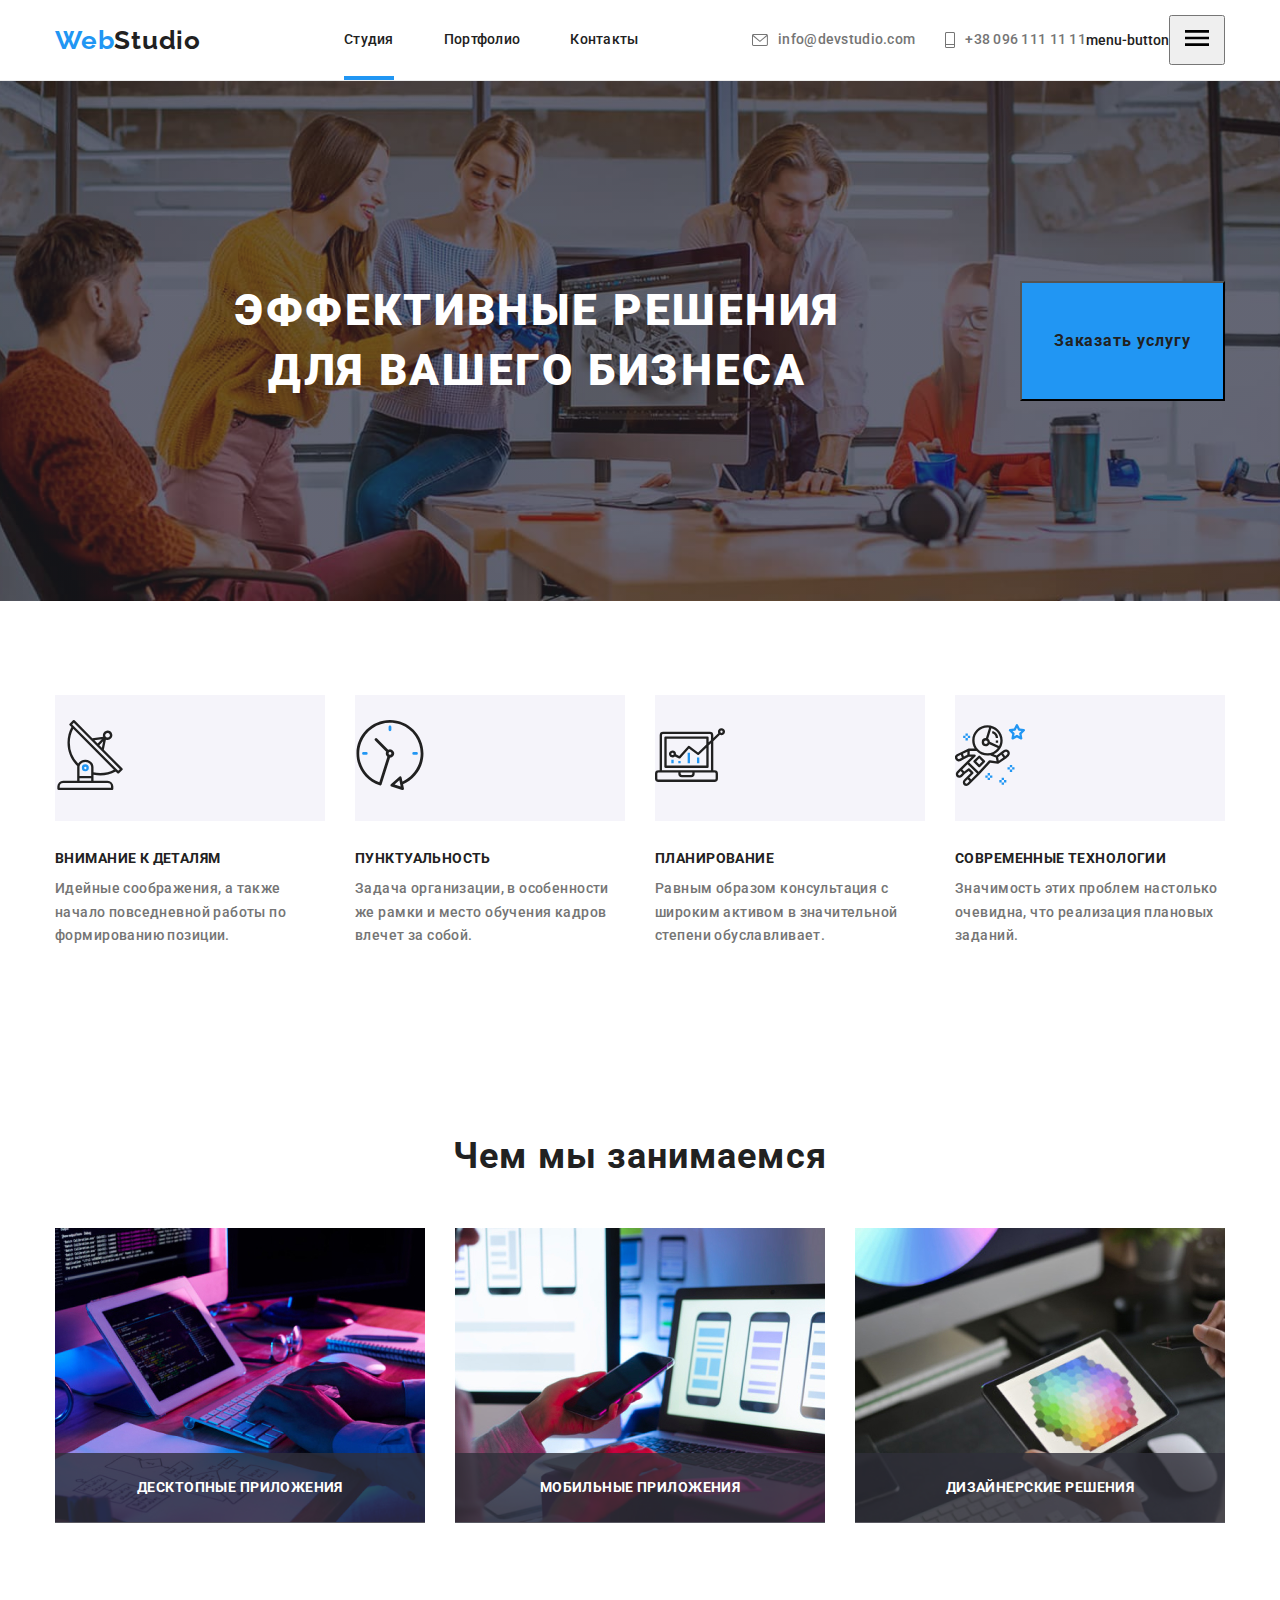
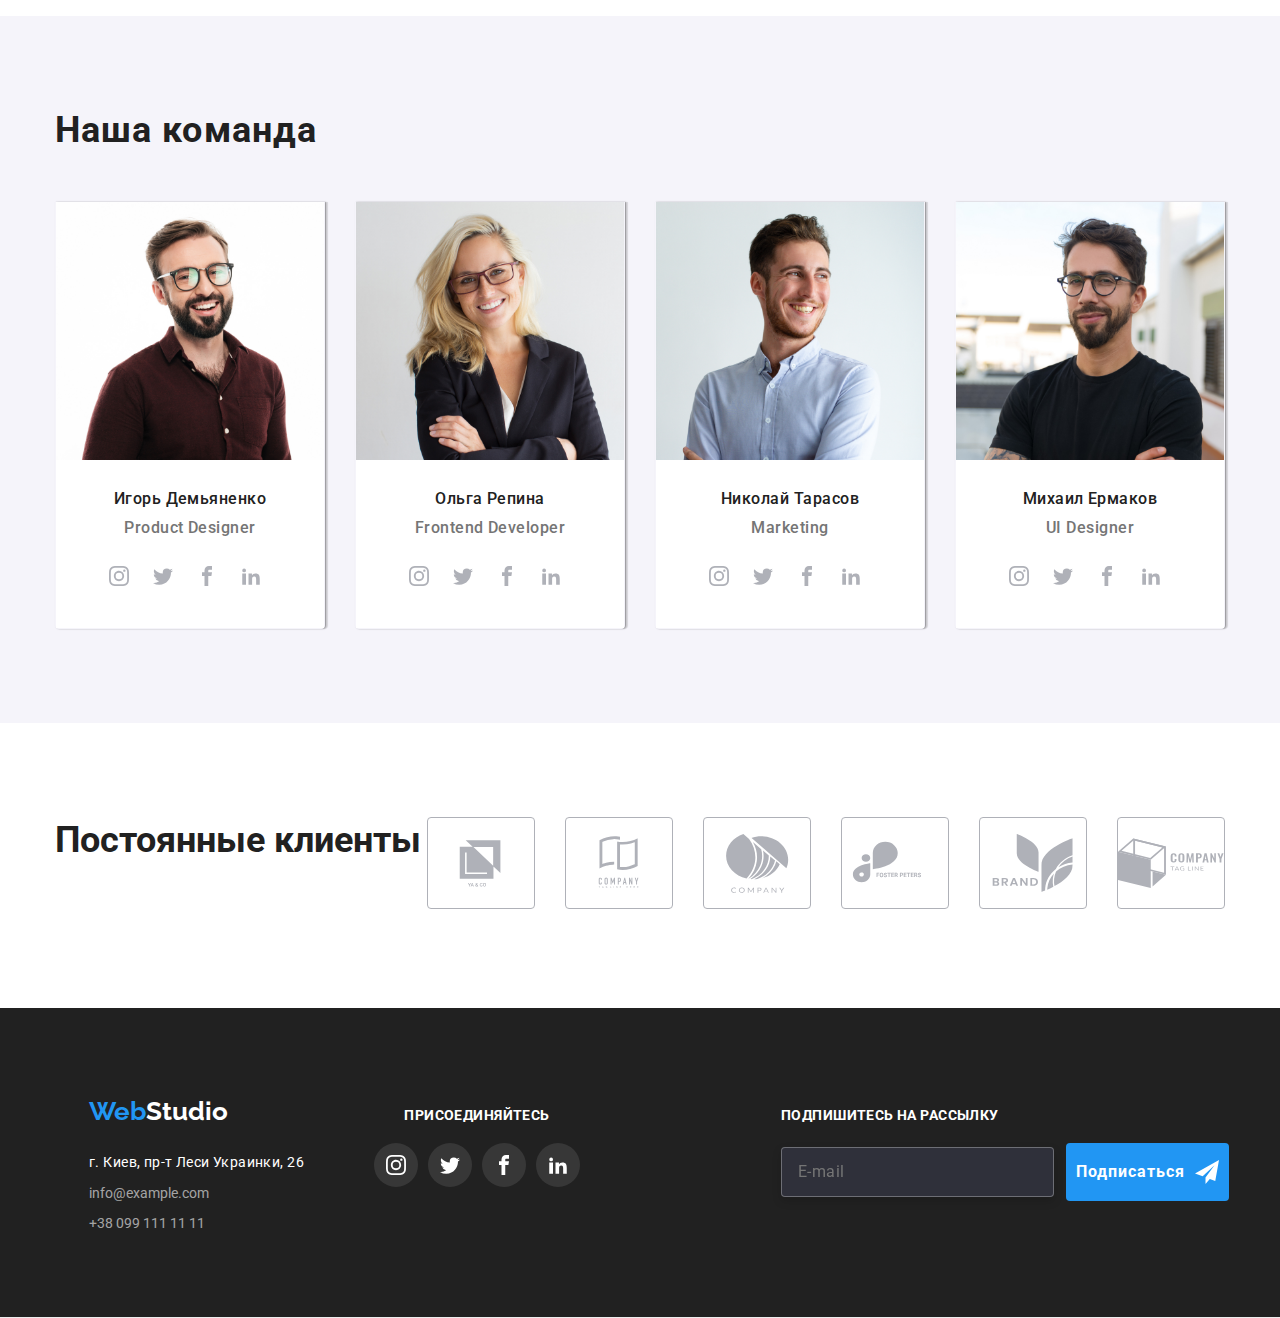
<file: index.html>
<!DOCTYPE html>
<html lang="ru">

<head>
  <meta charset="UTF-8">
  <meta http-equiv="X-UA-Compatible" content="IE=edge">
  <meta name="viewport" content="width=device-width, initial-scale=1.0">
  <title>Document</title>
  <link rel="stylesheet" href="https://cdn.jsdelivr.net/npm/modern-normalize@1.1.0/modern-normalize.min.css">

  <link rel="preconnect" href="https://fonts.googleapis.com">
  <link rel="preconnect" href="https://fonts.gstatic.com" crossorigin>
  <link href="https://fonts.googleapis.com/css2?family=Raleway:wght@700&family=Roboto:wght@400;500;700;900&display=swap"
    rel="stylesheet">

  <link rel="stylesheet" href="./css/main.min.css">
</head>

<body class="page">
  <!-- section header -->
  <header class="header fixed" data-header>
    <div class="container header__container  ">

      <nav class="nav ">
        <ul class="nav__list">
          <li class="nav__list-item"> <a href="./index.html" class="header__logo">
              Web<span class="logo-color">Studio</span>
            </a></li>
          <li class="nav__list-item"><a href="" class="link  link-current active">Студия</a></li>
          <li class="nav__list-item"><a href="./portfolio.html" class="link">Портфолио</a></li>
          <li class="nav__list-item"><a href="" class="link">Контакты</a></li>
        </ul>
      </nav>

      <ul class="contacts">
        <li class="contacts__item">
          <a href="" class="contacts__info">
            <svg width="16" height="12" class="contacts__icon">
              <use href="./images/sprite.svg#icon-envelope"></use>
            </svg>
            info@devstudio.com
          </a>
        </li>
        <li class="contacts__item">
          <a href="" class="contacts__info">
            <svg width="10" height="16" class="contacts__icon">
              <use href="./images/sprite.svg#icon-mobile"></use>
            </svg>
            +38 096 111 11 11
          </a>
        </li>
      </ul>
      menu-button
      <button class="header__button" type="button" class="header-button is-open" data-mobile-menu-open>
        <svg class="header__button-icon" width="40px" height="40px">
          <use href="./images/symbol-defs.svg#icon-menu"></use>
        </svg>
      </button>

      <!-- MODAL MENU "MOBILE CLOSE" -->
      <div class="modal-menu is-visible" data-mobile-menu>
        <button class="closemark closemark-menu" data-mobile-menu-close>

          <svg class="svgclose" width="11" height="11">
            <use class="icon-cross" href="./images/sprite.svg#icon-close"></use>
          </svg>
        </button>
        <div class="wrapper">
          <ul class="modal-menu__list">
            <li class="modal-menu__list-item">
              <a href="./index.html" class="modal-menu__link">Студия</a>
            </li>
            <li class="modal-menu__list-item">
              <a href="./portfolio.html" class="modal-menu__link modal-menu__link--current">Портфолио</a>
            </li>
            <li class="modal-menu__list-item">
              <a href="" class="modal-menu__link">Контакты</a>
            </li>
          </ul>
        </div>
        <div class="wrapper">
          <ul class="modal-menu__contact">
            <li class="modal-menu__contact-item">
              <a href="tel:+380961111111" class="modal-menu__contact-link accent">
                +38 096 111 11 11
              </a>
            </li>
            <li class="modal-menu__contact-item">
              <a href="mailto:info@devstudio.com" class="modal-menu__contact-link">
                info@devstudio.com
              </a>
            </li>
          </ul>
          <ul class="modal-menu__socials">
            <li class="modal-menu__social">
              <a href="" class="modal-menu__social-link">Instagram </a>
            </li>
            <li class="modal-menu__social">
              <a href="" class="modal-menu__social-link">Twitter</a>
            </li>
            <li class="modal-menu__social">
              <a href="" class="modal-menu__social-link">Facebook</a>
            </li>
            <li class="modal-menu__social">
              <a href="" class="modal-menu__social-link">LinkedIn</a>
            </li>
          </ul>
        </div>
      </div>

    </div>

  </header>


  <main>
    <section class="hero">
      <div class="container ">
        <h1 class="hero-title">Эффективные решения для вашего бизнеса</h1>
        <button type="button" class="button" data-modal-open>Заказать услугу</button>
      </div>
    </section>

    <section class="features section">
      <div class="container ">
        <ul class="features-list">
          <li class="features-item">
            <div class="features-wrapper">
              <svg width="70" height="70">
                <use href="./images/sprite.svg#icon-antenna"></use>
              </svg>
            </div>
            <h3 class="features-title">Внимание к деталям</h3>
            <p class="feauters-idea">Идейные соображения, а также начало повседневной работы по формированию позиции.
            </p>
          </li>
          <li class="features-item">
            <div class="features-wrapper">
              <svg width="70" height="70">
                <use href="./images/sprite.svg#icon-clock"></use>
              </svg>
            </div>
            <h3 class="features-title">Пунктуальность</h3>
            <p class="feauters-idea">Задача организации, в особенности же рамки и место обучения кадров влечет за собой.
            </p>
          </li>
          <li class="features-item">
            <div class="features-wrapper">
              <svg width="70" height="70">
                <use href="./images/sprite.svg#icon-diagram"></use>
              </svg>
            </div>
            <h3 class="features-title">Планирование</h3>
            <p class="feauters-idea">Равным образом консультация с широким активом в значительной степени обуславливает.
            </p>
          </li>
          <li class="features-item">
            <div class="features-wrapper">
              <svg width="70" height="70">
                <use href="./images/sprite.svg#icon-astronaut"></use>
              </svg>
            </div>
            <h3 class="features-title">Современные технологии</h3>
            <p class="feauters-idea">Значимость этих проблем настолько очевидна, что реализация плановых заданий.</p>
          </li>
        </ul>
      </div>
    </section>

    <section class="option  section">
      <div class="container container-option">
        <h2 class="option-first">Чем мы занимаемся</h2>
        <ul class="option-direction">
          <li class="features-title-list">

            <img class="product" src="./images/img1.jpg" alt="Веб-программирование" width="370">
            <div class="image-action-decoration">
              <h3 class="image-action">Десктопные приложения</h3>
            </div>
          </li>
          <li class="features-title-list">
            <img class="product" src="./images/img2.jpg" alt="Дизайн приложения" width="370">
            <div class="image-action-decoration">
              <h3 class="image-action">Мобильные приложения</h3>
            </div>
          </li>
          <li class="features-title-list">
            <img class="product" src="./images/img3.jpg" alt="Цветовая гамма " width="370">
            <div class="image-action-decoration">
              <h3 class="image-action">Дизайнерские решения</h3>
            </div>
          </li>
        </ul>
      </div>
    </section>

    <section class="work section">
      <div class="container">
        <h2 class="option-first-main">Наша команда</h2>

        <ul class="features-list ">
          <li class="features-title-box">
            <img src="./images/img.jpg" alt="Игорь Демьяненко" width="270">
            <div class="option-first-next">
              <h3 class="features-main-boxes">Игорь Демьяненко</h3>
              <p class="option-second">Product Designer</p>

              <ul class="social-list">
                <li class="social-list-item">
                  <a href="" class="social-media">
                    <svg width="20" height="20" class="social-media-icons">
                      <use href='./images/sprite.svg#icon-instagram' class="media-icon-use"></use>
                    </svg>
                  </a>
                </li>
                <li class="social-list-item">
                  <a href="" class="social-media">
                    <svg width="20" height="20" class="social-media-icons">
                      <use href='./images/sprite.svg#icon-twitter' class="media-icon-use"></use>
                    </svg>
                  </a>
                </li>
                <li class="social-list-item">
                  <a href="" class="social-media">
                    <svg width="20" height="20" class="social-media-icons">
                      <use href='./images/sprite.svg#icon-facebook' class="media-icon-use"></use>
                    </svg>
                  </a>
                </li>
                <li class="social-list-item">
                  <a href="" class="social-media">
                    <svg width="20" height="20" class="social-media-icons">
                      <use href='./images/sprite.svg#icon-linkedin' class="media-icon-use"></use>
                    </svg>
                  </a>
                </li>
              </ul>

            </div>
          </li>
          <li class="features-title-box">
            <img src="./images/img-2.jpg" alt="Ольга Репина" width="270">
            <div class="option-first-next">
              <h3 class="features-main-boxes">Ольга Репина</h3>
              <p class="option-second">Frontend Developer</p>
              <ul class="social-list">
                <li class="social-list-item">
                  <a href="" class="social-media">
                    <svg width="20" height="20" class="social-media-icons">
                      <use href='./images/sprite.svg#icon-instagram'></use>
                    </svg>
                  </a>
                </li>
                <li class="social-list-item">
                  <a href="" class="social-media">
                    <svg width="20" height="20" class="social-media-icons">
                      <use href='./images/sprite.svg#icon-twitter'></use>
                    </svg>
                  </a>
                </li>
                <li class="social-list-item">
                  <a href="" class="social-media">
                    <svg width="20" height="20" class="social-media-icons">
                      <use href='./images/sprite.svg#icon-facebook'></use>
                    </svg>
                  </a>
                </li>
                <li class="social-list-item">
                  <a href="" class="social-media">
                    <svg width="20" height="20" class="social-media-icons">
                      <use href='./images/sprite.svg#icon-linkedin'></use>
                    </svg>
                  </a>
                </li>
              </ul>
            </div>
          </li>
          <li class="features-title-box">
            <img src="./images/img-3.jpg" alt="Николай Тарасов" width="270">
            <div class="option-first-next">
              <h3 class="features-main-boxes">Николай Тарасов</h3>
              <p class="option-second">Marketing</p>
              <ul class="social-list">
                <li class="social-list-item">
                  <a href="" class="social-media">
                    <svg width="20" height="20" class="social-media-icons">
                      <use href='./images/sprite.svg#icon-instagram'></use>
                    </svg>
                  </a>
                </li>
                <li class="social-list-item">
                  <a href="" class="social-media">
                    <svg width="20" height="20" class="social-media-icons">
                      <use href='./images/sprite.svg#icon-twitter'></use>
                    </svg>
                  </a>
                </li>
                <li class="social-list-item">
                  <a href="" class="social-media">
                    <svg width="20" height="20" class="social-media-icons">
                      <use href='./images/sprite.svg#icon-facebook'></use>
                    </svg>
                  </a>
                </li>
                <li class="social-list-item">
                  <a href="" class="social-media">
                    <svg width="20" height="20" class="social-media-icons">
                      <use href='./images/sprite.svg#icon-linkedin'></use>
                    </svg>
                  </a>
                </li>
              </ul>
            </div>
          </li>
          <li class="features-title-box">
            <img src="./images/img-4.jpg" alt="Михаил Ермаков" width="270">
            <div class="option-first-next">
              <h3 class="features-main-boxes">Михаил Ермаков</h3>
              <p class="option-second">UI Designer</p>
              <ul class="social-list">
                <li class="social-list-item">
                  <a href="" class="social-media">
                    <svg width="20" height="20" class="social-media-icons">
                      <use href='./images/sprite.svg#icon-instagram'></use>
                    </svg>
                  </a>
                </li>
                <li class="social-list-item">
                  <a href="" class="social-media">
                    <svg width="20" height="20" class="social-media-icons">
                      <use href='./images/sprite.svg#icon-twitter'></use>
                    </svg>
                  </a>
                </li>
                <li class="social-list-item">
                  <a href="" class="social-media">
                    <svg width="20" height="20" class="social-media-icons">
                      <use href='./images/sprite.svg#icon-facebook'></use>
                    </svg>
                  </a>
                </li>
                <li class="social-list-item">
                  <a href="" class="social-media">
                    <svg width="20" height="20" class="social-media-icons">
                      <use href='./images/sprite.svg#icon-linkedin'></use>
                    </svg>
                  </a>
                </li>
              </ul>

            </div>
          </li>
        </ul>
      </div>
    </section>

    <!-- CLIENTS SECTION -->
    <section class="clients section">
      <div class="container">
        <h3 class="clients-features">Постоянные клиенты
        </h3>
        <ul class="clients-list">
          <li class="clients-item">
            <a href="" class="clients-link">
              <svg class="clients-icon" width="106" height="60">
                <use href="./images/sprite.svg#icon-client-2">
                </use>
              </svg>
            </a>
          </li>
          <li class="clients-item">
            <a href="" class="clients-link">
              <svg class="clients-icon" width="106" height="60">
                <use href="./images/sprite.svg#icon-client-3">

                </use>
              </svg>
            </a>
          </li>
          <li class="clients-item">
            <a href="" class="clients-link">
              <svg class="clients-icon" width="106" height="60">
                <use href="./images/sprite.svg#icon-client-1">

                </use>
              </svg>
            </a>
          </li>
          <li class="clients-item">
            <a href="" class="clients-link">
              <svg class="clients-icon" width="106" height="60">
                <use href="./images/sprite.svg#icon-client-4">

                </use>
              </svg>
            </a>
          </li>
          <li class="clients-item">
            <a href="" class="clients-link">
              <svg class="clients-icon" width="106" height="60">
                <use href="./images/sprite.svg#icon-client-5">

                </use>
              </svg>
            </a>
          </li>
          <li class="clients-item">
            <a href="" class="clients-link">
              <svg class="clients-icon" width="106" height="60">
                <use href="./images/sprite.svg#icon-client-6">

                </use>
              </svg>
            </a>
          </li>
        </ul>
      </div>
    </section>
  </main>


  <footer class="footer">
    <div class="container connect">
      <div class="basement-wrapper">
        <div class="connect-street">


          <a href="index.html" class="emblema-footer"><span class="web-footer">Web</span>Studio</a>
          <address class="letter">
            <p class="street">г. Киев, пр-т Леси Украинки, 26</p>
            <ul class="list-footer">
              <li>
                <a href="mailto:info@example.com" class="contacts-footer"> info@example.com</a>
              </li>
              <li>
                <a href="tel:+380991111111" class="contacts-footer">+38 099 111 11 11</a>
              </li>
            </ul>
          </address>
        </div>
        <div class="div-links">
          <h2 class="connect-heading">присоединяйтесь</h2>
          <ul class="connect-links">
            <li class="connect-links-items">
              <a href="instagram" class="links-items">
                <svg class="svg-basement" width="40" height="40">
                  <use href="./images/sprite.svg#icon-instagram"></use>
                </svg>
              </a>
            </li>
            <li class="connect-links-items">
              <a href="twitter" class="links-items">
                <svg class="svg-basement" width="20" height="20">
                  <use href="./images/sprite.svg#icon-twitter"></use>
                </svg>
              </a>
            </li>
            <li class="connect-links-items">
              <a href="facebook" class="links-items">
                <svg class="svg-basement" width="20" height="20">
                  <use href="./images/sprite.svg#icon-facebook"></use>
                </svg>
              </a>
            </li>
            <li class="connect-links-items">
              <a href="linkedin" class="links-items">
                <svg class="svg-basement" width="20" height="20">
                  <use href="./images/sprite.svg#icon-linkedin"></use>
                </svg>
              </a>
            </li>
          </ul>

        </div>
      </div>
      <div class="subscribe">
        <form class="form">
          <p class="subscribep">Подпишитесь на рассылку</p>
          <div class="subscriber-emeil">

            <input type="email" name="E-mail" class="emailinput" placeholder="E-mail" />
            <button type="submit" class="subscribe-button">Подписаться
              <svg class="subcribe-svg" width="24" height="24">
                <use href="./images/icons/icon-send.svg#icon-send"></use>
              </svg>
            </button>
          </div>
        </form>
      </div>
    </div>

  </footer>

  <!-- <button data-modal-open>Заказать услугу</button> -->


  <div class="backdrop is-hidden" data-modal>

    <div class="modal">

      <button class="modal-button" data-modal-close>
        <svg class="modal__close-btn" width="18px" height="18px">
          <use href="./images/sprite.svg#icon-close"></use>
        </svg>
      </button>
      <form class="form modal__form">
        <p class="form__title">Оставьте свои данные, мы вам перезвоним</p>
        <label class="form__label" for="name">
          Имя
          <input class="form__input" type="text" name="name" id="name">
          <svg class="form__icon" width="18" height="18">
            <use href="./images/icons.svg#icon-avatar"></use>
          </svg>
        </label>
        <label class="form__label" for="phone">
          Телефон
          <input class="form__input" type="tel" name="phone" id="phone">
          <svg class="form__icon" width="18" height="18">
            <use href="./images/icons.svg#icon-phone"></use>
          </svg>
        </label>
        <label class="form__label" for="mail">
          Почта
          <input type="email" class="form__input" placeholder="" id="mail" name="email" />
          <svg class="form__icon" width="18" height="18">
            <use href="./images/icons.svg#icon-email"></use>
          </svg>
        </label>

        <label class="form__label form__label--bottom" for="message">
          Комментарий
          <textarea class="form__message" name="message" id="message" rows="5" placeholder="Введите текст"></textarea>
        </label>

        <div class="agreement form__agreement">
          <input class="checkbox visually-hidden" type="checkbox" id="checkbox" />
          <label class="checkbox-input" for="checkbox">
            <svg class="agreement__icon" width="16" height="16">
              <use class="" href="./images/icons.svg#icon-check"></use>
            </svg>
          </label>

          <p class="agreement__text"> <label for="checkbox" id="text-verification">Соглашаюсь с рассылкой и принимаю
              &nbsp;</label>
          </p>
          <a class="agreement__link" href="">Условия договора</a>

        </div>
        <button class="form__btn" type="submit">Отправить</button>
      </form>
    </div>
  </div>

  <script src="./modal.js"></script>
  <script src="./mobile-menu.js"></script>
</body>

</html>
</file>
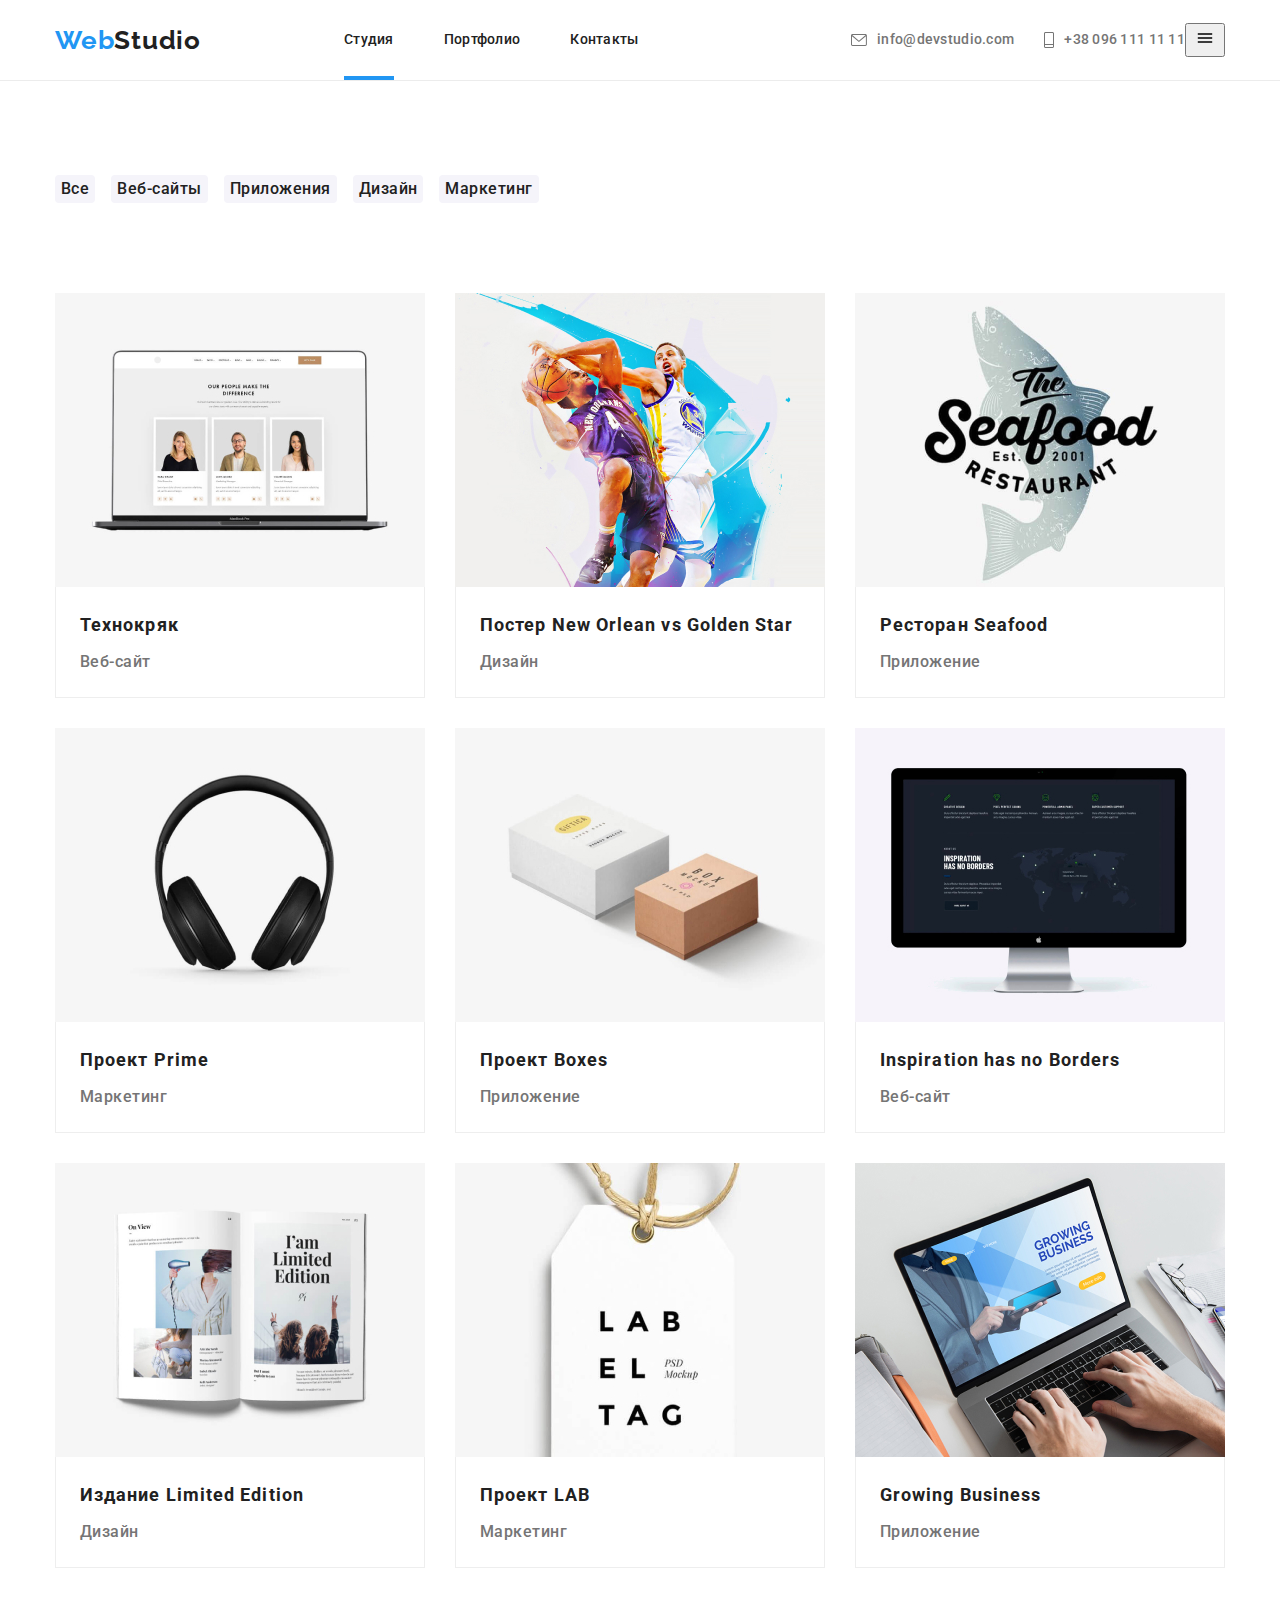
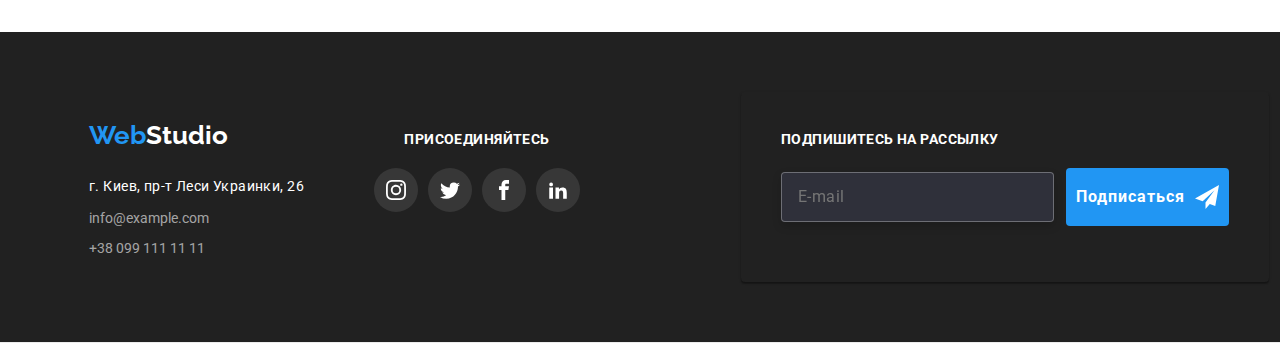
<file: portfolio.html>
<!DOCTYPE html>
<html lang="en">

<head>
  <meta charset="UTF-8">
  <meta http-equiv="X-UA-Compatible" content="IE=edge">
  <meta name="viewport" content="width=device-width, initial-scale=1.0">
  <title>Document</title>
  <link rel="stylesheet" href="https://cdn.jsdelivr.net/npm/modern-normalize@1.1.0/modern-normalize.min.css">
  <link rel="preconnect" href="https://fonts.googleapis.com">
  <link rel="preconnect" href="https://fonts.gstatic.com" crossorigin>
  <link href="https://fonts.googleapis.com/css2?family=Raleway:wght@700&family=Roboto:wght@400;500;700;900&display=swap"
    rel="stylesheet">
  <link rel="stylesheet" href="./css/styles.css">
  <link rel="stylesheet" href="css/main.min.css">

</head>

<body class="page">
  <!-- section header -->
  <header class="header fixed" data-header>
    <div class="container header__container  ">

      <nav class="nav ">
        <ul class="nav__list">
          <li class="nav__list-item"> <a href="./portfolio.html" class="header__logo">
              Web<span class="logo-color">Studio</span>
            </a></li>
          <li class="nav__list-item"><a href="./index.html" class="link  link-current active">Студия</a></li>
          <li class="nav__list-item"><a href="./portfolio.html" class="link">Портфолио</a></li>
          <li class="nav__list-item"><a href="" class="link">Контакты</a></li>
        </ul>
      </nav>

      <ul class="contacts">
        <li class="contacts__item">
          <a href="" class="contacts__info">
            <svg width="16" height="12" class="contacts__icon">
              <use href="./images/sprite.svg#icon-envelope"></use>
            </svg>
            info@devstudio.com
          </a>
        </li>
        <li class="contacts__item">
          <a href="" class="contacts__info">
            <svg width="10" height="16" class="contacts__icon">
              <use href="./images/sprite.svg#icon-mobile"></use>
            </svg>
            +38 096 111 11 11
          </a>
        </li>
      </ul>
      <button class="header__button" type="button" class="header-button is-open" data-mobile-menu-open>
        <svg class="header__button-icon" width="24px" height="24px">
          <use href="./images/symbol-defs.svg#icon-menu"></use>
        </svg>
      </button>

      <!-- MODAL MENU "MOBILE CLOSE" -->
      <div class="modal-menu is-visible" data-mobile-menu>
        <button class="closemark closemark-menu" data-mobile-menu-close>

          <svg class="svgclose" width="11" height="11">
            <use class="icon-cross" href="./images/sprite.svg#icon-close"></use>
          </svg>
        </button>
        <div class="wrapper">
          <ul class="modal-menu__list">
            <li class="modal-menu__list-item">
              <a href="./index.html" class="modal-menu__link">Студия</a>
            </li>
            <li class="modal-menu__list-item">
              <a href="./portfolio.html" class="modal-menu__link modal-menu__link--current">Портфолио</a>
            </li>
            <li class="modal-menu__list-item">
              <a href="" class="modal-menu__link">Контакты</a>
            </li>
          </ul>
        </div>
        <div class="wrapper">
          <ul class="modal-menu__contact">
            <li class="modal-menu__contact-item">
              <a href="tel:+380961111111" class="modal-menu__contact-link accent">
                +38 096 111 11 11
              </a>
            </li>
            <li class="modal-menu__contact-item">
              <a href="mailto:info@devstudio.com" class="modal-menu__contact-link">
                info@devstudio.com
              </a>
            </li>
          </ul>
          <ul class="modal-menu__socials">
            <li class="modal-menu__social">
              <a href="" class="modal-menu__social-link">Instagram </a>
            </li>
            <li class="modal-menu__social">
              <a href="" class="modal-menu__social-link">Twitter</a>
            </li>
            <li class="modal-menu__social">
              <a href="" class="modal-menu__social-link">Facebook</a>
            </li>
            <li class="modal-menu__social">
              <a href="" class="modal-menu__social-link">LinkedIn</a>
            </li>
          </ul>
        </div>
      </div>


    </div>
  </header>

  <main class="main-part">
    <section class="section portfolio">
      <div class="container">
        <ul class="buttons-list">
          <li class="buttons-list-features"> <button type="button" class="button-link">Все</button> </li>
          <li class="buttons-list-features"> <button type="button" class="button-second">Веб-сайты</button> </li>
          <li class="buttons-list-features"><button type="button" class="button-second">Приложения</button> </li>
          <li class="buttons-list-features"> <button type="button" class="button-second">Дизайн</button> </li>
          <li class="buttons-list-features"> <button type="button" class="button-second">Маркетинг</button> </li>
        </ul>

        <ul class="feauters-main-list-content ">
          <li class="feauters-main-list">
            <a href="" class="card-holder-shadow">
              <div class="cover-image">
                <img class="image-origin" src="./images/images-portfolio/img-1.jpg" alt="Screen" width="370">
                <div class="image-overlay">

                  <h3 class="text-slide">Технокряк это современная площадка распространения коронавируса. Компании
                    используют эту платформу для цифрового шпионажа и атак на защищённые сервера конкурентов.</h3>

                </div>
              </div>
              <div class="feauters-main-list-items">
                <h2 class="feauters-main">Технокряк</h2>
                <p class="varieties">Веб-сайт</p>
              </div>
            </a>
          </li>
          <li class="feauters-main-list">
            <a href="" class="card-holder-shadow">
              <div class="cover-image">
                <img class="image-origin" src="./images/images-portfolio/img-2.jpg" alt="Basketball" width="370">
                <div class="image-overlay">

                  <h3 class="text-slide">Технокряк это современная площадка распространения коронавируса. Компании
                    используют эту платформу для цифрового шпионажа и атак на защищённые сервера конкурентов.</h3>

                </div>
              </div>
              <div class="feauters-main-list-items">
                <h2 class="feauters-main">Постер New Orlean vs Golden Star</h2>
                <p class="varieties">Дизайн</p>
              </div>
            </a>
          </li>
          <li class="feauters-main-list">
            <a href="" class="card-holder-shadow">
              <div class="cover-image">
                <img class="image-origin" src="./images/images-portfolio/img-3.jpg" alt="Seafood-restaurant"
                  width="370">
                <div class="image-overlay">

                  <h3 class="text-slide">Технокряк это современная площадка распространения коронавируса. Компании
                    используют эту платформу для цифрового шпионажа и атак на защищённые сервера конкурентов.</h3>

                </div>
              </div>
              <div class="feauters-main-list-items">
                <h2 class="feauters-main">Ресторан Seafood</h2>
                <p class="varieties">Приложение</p>
              </div>
            </a>
          </li>
          <li class="feauters-main-list">
            <a href="" class="card-holder-shadow">
              <div class="cover-image">
                <img class="image-origin" src="./images/images-portfolio/img-4.jpg" alt="Headphones" width="370">
                <div class="image-overlay">

                  <h3 class="text-slide">Технокряк это современная площадка распространения коронавируса. Компании
                    используют эту платформу для цифрового шпионажа и атак на защищённые сервера конкурентов.</h3>

                </div>
              </div>
              <div class="feauters-main-list-items">
                <h2 class="feauters-main">Проект Prime</h2>
                <p class="varieties">Маркетинг</p>
              </div>
            </a>
          </li>
          <li class="feauters-main-list">
            <a href="" class="card-holder-shadow">
              <div class="cover-image">
                <img class="image-origin" src="./images/images-portfolio/img-5.jpg" alt="Box" width="370">
                <div class="image-overlay">

                  <h3 class="text-slide">Технокряк это современная площадка распространения коронавируса. Компании
                    используют эту платформу для цифрового шпионажа и атак на защищённые сервера конкурентов.</h3>

                </div>
              </div>
              <div class="feauters-main-list-items">
                <h2 class="feauters-main">Проект Boxes</h2>
                <p class="varieties">Приложение</p>
              </div>
            </a>
          </li>
          <li class="feauters-main-list">
            <a href="" class="card-holder-shadow">
              <div class="cover-image">
                <img class="image-origin" src="./images/images-portfolio/img-6.jpg" alt="Monitor" width="370">
                <div class="image-overlay">

                  <h3 class="text-slide">Технокряк это современная площадка распространения коронавируса. Компании
                    используют эту платформу для цифрового шпионажа и атак на защищённые сервера конкурентов.</h3>

                </div>
              </div>
              <div class="feauters-main-list-items">
                <h2 class="feauters-main">Inspiration has no Borders</h2>
                <p class="varieties">Веб-сайт</p>
              </div>
            </a>
          </li>
          <li class="feauters-main-list">
            <a href="" class="card-holder-shadow">
              <div class="cover-image">
                <img class="image-origin" src="./images/images-portfolio/img-7.jpg" alt="Book" width="370">
                <div class="image-overlay">

                  <h3 class="text-slide">Технокряк это современная площадка распространения коронавируса. Компании
                    используют эту платформу для цифрового шпионажа и атак на защищённые сервера конкурентов.</h3>

                </div>
              </div>
              <div class="feauters-main-list-items">
                <h2 class="feauters-main">Издание Limited Edition</h2>
                <p class="varieties">Дизайн</p>
              </div>
            </a>
          </li>
          <li class="feauters-main-list">
            <a href="" class="card-holder-shadow">
              <div class="cover-image">
                <img class="image-origin" src="./images/images-portfolio/img-8.jpg" alt="Label tag" width="370">
                <div class="image-overlay">

                  <h3 class="text-slide">Технокряк это современная площадка распространения коронавируса. Компании
                    используют эту платформу для цифрового шпионажа и атак на защищённые сервера конкурентов.</h3>

                </div>
              </div>
              <div class="feauters-main-list-items">
                <h2 class="feauters-main">Проект LAB</h2>
                <p class="varieties">Маркетинг</p>
              </div>
            </a>
          </li>
          <li class="feauters-main-list">
            <a href="" class="card-holder-shadow">
              <div class="cover-image">
                <img class="image-origin" src="./images/images-portfolio/img-9.jpg" alt="Laptop" width="370">
                <div class="image-overlay">

                  <h3 class="text-slide">Технокряк это современная площадка распространения коронавируса. Компании
                    используют эту платформу для цифрового шпионажа и атак на защищённые сервера конкурентов.</h3>

                </div>
              </div>
              <div class="feauters-main-list-items">
                <h2 class="feauters-main">Growing Business</h2>
                <p class="varieties">Приложение</p>
              </div>
            </a>
          </li>
        </ul>
      </div>

    </section>

  </main>

  <footer class="footer">
    <div class="container connect">
      <div class="basement-wrapper">
        <div class="connect-street">


          <a href="index.html" class="emblema-footer"><span class="web-footer">Web</span>Studio</a>
          <address class="letter">
            <p class="street">г. Киев, пр-т Леси Украинки, 26</p>
            <ul class="list-footer">
              <li>
                <a href="mailto:info@example.com" class="contacts-footer"> info@example.com</a>
              </li>
              <li>
                <a href="tel:+380991111111" class="contacts-footer">+38 099 111 11 11</a>
              </li>
            </ul>
          </address>
        </div>
        <div class="div-links">
          <h2 class="connect-heading">присоединяйтесь</h2>
          <ul class="connect-links">
            <li class="connect-links-items">
              <a href="instagram" class="links-items">
                <svg class="svg-basement" width="40" height="40">
                  <use href="./images/sprite.svg#icon-instagram"></use>
                </svg>
              </a>
            </li>
            <li class="connect-links-items">
              <a href="twitter" class="links-items">
                <svg class="svg-basement" width="20" height="20">
                  <use href="./images/sprite.svg#icon-twitter"></use>
                </svg>
              </a>
            </li>
            <li class="connect-links-items">
              <a href="facebook" class="links-items">
                <svg class="svg-basement" width="20" height="20">
                  <use href="./images/sprite.svg#icon-facebook"></use>
                </svg>
              </a>
            </li>
            <li class="connect-links-items">
              <a href="linkedin" class="links-items">
                <svg class="svg-basement" width="20" height="20">
                  <use href="./images/sprite.svg#icon-linkedin"></use>
                </svg>
              </a>
            </li>
          </ul>

        </div>
      </div>
      <div class="subscribe">
        <form class="form">
          <p class="subscribep">Подпишитесь на рассылку</p>
          <div class="subscriber-emeil">

            <input type="email" name="E-mail" class="emailinput" placeholder="E-mail" />
            <button type="submit" class="subscribe-button">Подписаться
              <svg class="subcribe-svg" width="24" height="24">
                <use href="./images/icons/icon-send.svg#icon-send"></use>
              </svg>
            </button>
          </div>
        </form>
      </div>
    </div>

  </footer>
</body>

</html>
</file>
<file: css/styles.css>
:root {
  --brand-color: #2196f3;
  --title-text-color: #212121;
  --accent-color: white;
}
h1,
h2,
h3,
h4,
p {
  margin: 0;
  padding: 0;
}
img {
  display: block;
}
ul {
  text-decoration: none;
  list-style: none;
  padding: 0;
  margin: 0;
}

a {
  text-decoration: none;
}
.container {
  width: 1200px;
  margin-right: auto;
  margin-left: auto;
  padding-left: 15px;
  padding-right: 15px;
}
.section {
  padding-top: 94px;
  padding-bottom: 94px;
}
.page {
  background-color: var(--accent-color);
  color: var(--title-text-color);
  font-family: Roboto, sans-serif;
  text-decoration: none;
}
/* HEADER */
.header {
  background-color: var(--accent-color);
  border-bottom: 1px solid #ececec;
}

.header-nav {
  display: flex;
  align-items: center;
}
.header-container {
  display: flex;
  align-items: center;
  color: #212121;
  transition-property: color;
  transition-duration: 250ms;
  transition-timing-function: cubic-bezier(0.4, 0, 0.2, 1);
}

.logo {
  color: var(--brand-color);
  font-style: normal;
  font-family: Raleway;
  font-weight: bold;
  font-size: 26px;
  line-height: 1.19;
  letter-spacing: 0.03em;
  text-decoration: none;
  margin-right: 93px;
}
.logo-color {
  color: var(--title-text-color);
}
.logo-color-white {
  color: var(--accent-color);
}
.nav-list {
  display: flex;
  align-items: center;
}
/* nav items  */
.nav-list-item {
  display: flex;
}
.nav-list-item:last-child {
  margin-right: 0px;
}
.nav-list-item {
  margin-right: 50px;
}
.link {
  padding-top: 32px;
  padding-bottom: 32px;
  position: relative;
  color: var(--title-text-color);
  font-style: normal;
  text-decoration: none;
  font-weight: 500;
  font-size: 14px;
  line-height: 1.14;
  letter-spacing: 0.02em;
  transition-property: color;
  transition-duration: 250ms;
  transition-timing-function: cubic-bezier(0.4, 0, 0.2, 1);
}
.link:hover {
  color: var(--brand-color);
}
.link-current {
  color: var(--brand-color);
}
/* current link decoration */
.link-current::after {
  content: '';
  display: block;
  width: 100%;
  height: 4px;
  background-color: var(--brand-color);
  position: absolute;
  left: 0;
  bottom: 0;
}
.header-icon {
  margin-right: 10px;
  fill: #757575;
  transition-property: fill;
  transition-duration: 250ms;
  transition-timing-function: cubic-bezier(0.4, 0, 0.2, 1);
}
.link-info:hover .header-icon,
.link-info:focus .header-icon {
  fill: #2196f3;
}

/* header contacts */
.contacts {
  display: flex;
  align-items: center;
  margin-left: auto;
}
.contacts-list-item {
  margin-right: 50px;
}
.contacts-list-item:last-child {
  margin-right: 0px;
}

.link-info {
  color: #757575;
  font-weight: 500;
  font-size: 14px;
  line-height: 1.14;
  letter-spacing: 0.02em;
  padding-top: 32px;
  padding-bottom: 32px;
  display: flex;
  align-items: center;
  transition-property: color;
  transition-duration: 250ms;
  transition-timing-function: cubic-bezier(0.4, 0, 0.2, 1);
}
.link-info:hover,
.link-info:focus {
  color: var(--brand-color);
}

.link-follow {
  color: var(--title-text-color);
  font-weight: 500;
  font-size: 14px;
  line-height: 1.14;
  letter-spacing: 0.02em;
}

.link-active {
  text-decoration: none;
  font-style: normal;
  color: var(--brand-color);
  font-weight: 500;
  font-size: 14px;
  line-height: 1.14;
  letter-spacing: 0.02em;
}

/* header ends  */

.button {
  background-color: var(--brand-color);
  color: var(--title-text-color);
  font-weight: bold;
  font-size: 16px;
  line-height: 1.87;
  letter-spacing: 0.06em;
  box-shadow: 0px 4px 4px rgba(0, 0, 0, 0.15);
  padding: 10px 32px;
  min-width: 200px;
  margin-top: 30px;
  transition-duration: 250ms;
  transition-timing-function: cubic-bezier(0.4, 0, 0.2, 1);
  transition-property: box-shadow, color, background-color;
}
button:hover,
button:focus {
  cursor: pointer;
  background-color: var(--brand-color);
  color: var(--accent-color);
  box-shadow: 2px 0px, 2px rgba(0, 0, 0, 0.12) 2px 0px, 1px rgba(0, 0, 0, 0.08) 1px 0px,
    3px rgba(0, 0, 0, 0.1);
}

/* section work start */
.hero {
  background-color: rgba(47, 48, 58, 0.4);
  padding-top: 200px;
  padding-bottom: 200px;
  text-align: center;
  background-image: linear-gradient(to right, rgba(47, 48, 58, 0.4), rgba(47, 48, 58, 0.4)),
    url(../images/background.jpg);
  background-size: cover;
  background-repeat: no-repeat;
  max-width: 1600px;
  background-position: center;
  margin-right: auto;
  margin-left: auto;
  outline: 1px solid #2f303a;
}

.hero-title {
  font-weight: 900;
  font-size: 44px;
  line-height: 1.36;
  letter-spacing: 0.06em;
  color: var(--accent-color);
  text-transform: uppercase;
  text-align: center;
  max-width: 696px;
  margin-left: auto;
  margin-right: auto;
}
.work-title {
  background-color: #2f303a;
  font-weight: 900;
  letter-spacing: 0.06em;
  color: var(--accent-color);
  font-family: Roboto, sans-serif;
  padding-top: 60px;
  padding-bottom: 60px;
}
.social-list .social-media {
  fill: white;
}
.social-media {
  fill: #afb1b8;
  background-color: rgba(255, 255, 255, 0.1);
  transition-duration: 250ms;
  transition-timing-function: cubic-bezier(0.4, 0, 0.2, 1);
  transition-property: background-color, fill, color;
}
.social-media:hover,
.social-media:focus {
  background-color: #2196f3;
}

.features-list .social-media-icons {
  display: flex;
  fill: #afb1b8;
  transition-duration: 250ms;
  transition-timing-function: cubic-bezier(0.4, 0, 0.2, 1);
  transition-property: fill;
}
.social-media:hover .social-media-icons,
.social-media:focus .social-media-icons {
  fill: white;
}

/* section features */
.features {
  padding-bottom: 0;
}
.features-title-box {
  box-shadow: 1px 0px 2px rgba(0, 0, 0, 0.2), 1px 0px 1px rgba(0, 0, 0, 0.14),
    3px 0px 1px rgba(0, 0, 0, 0.12);
}

.features-list {
  display: flex;
  align-items: center;
  border-color: #ffffff;
}
.features-item {
  width: 270px;
  margin-right: 30px;
}
.features-item:last-child {
  margin-right: 0;
}

.features-title {
  color: var(--title-text-color);
  font-weight: bold;
  font-size: 14px;
  line-height: 1.14;
  letter-spacing: 0.03em;
  text-transform: uppercase;
  margin-bottom: 10px;
}
.features-wrapper {
  height: 120px;
  background-color: #f5f4fa;
  display: flex;
  align-items: center;
  justify-content: center;
  border-radius: 4px;
  margin-bottom: 30px;
}
.feauters-idea {
  color: #757575;
  font-size: 14px;
  line-height: 1.71;
  letter-spacing: 0.03em;
}

.work {
  background-color: #f5f4fa;
}

.option-first-main {
  color: var(--title-text-color);
  font-weight: bold;
  font-size: 36px;
  line-height: 1.16;
  text-align: center;
  letter-spacing: 0.03em;
  margin-bottom: 50px;
}
.option-first {
  color: var(--title-text-color);
  font-weight: bold;
  font-size: 36px;
  line-height: 1.16;
  letter-spacing: 0.03em;
  text-align: center;
  margin-bottom: 50px;
}
.image-action {
  font-style: normal;
  font-weight: bold;
  font-size: 14px;
  line-height: 1.14;
  text-align: center;
  letter-spacing: 0.03em;
  text-transform: uppercase;
  color: white;
}
.image-action-decoration {
  background-color: rgba(47, 48, 58, 0.8);
  padding-top: 27px;
  padding-bottom: 27px;
  position: absolute;
  width: 370px;
  bottom: 0;
  left: 0;

  /* top: 50%;
left: 50%;
transform: translate(-50%, -50%); */
}
.product {
  position: relative;
}
.features-title-list {
  margin-right: 30px;
  position: relative;
}
.features-title-list:last-child {
  margin-right: 0px;
}
.option-direction {
  display: flex;
}

.features-title-box {
  margin-right: 30px;
}
.features-title-box:last-child {
  margin-right: 0px;
}
.features-main-boxes {
  margin-bottom: 10px;
  font-style: normal;
  font-weight: 500;
  font-size: 16px;
  line-height: 1.18;
  text-align: center;
  letter-spacing: 0.03em;
  color: #212121;
}

.clients {
  border-color: #e5e5e5;
  text-align: center;

  font-style: normal;
  font-size: 36px;
  line-height: 1.16;
}
.clients-list {
  display: flex;
  justify-content: center;
  align-items: center;
  margin-top: 50px;
}
.clients-icon {
  fill: #afb1b8;
  transition-duration: 250ms;
  transition-timing-function: cubic-bezier(0.4, 0, 0.2, 1);
  transition-property: fill;
}
.clients-icon:hover,
.clients-icon:focus {
  fill: #2196f3;
}
.clients-link {
  border: 1px solid #afb1b8;
  width: 170px;
  height: 92px;
  transition-duration: 250ms;
  transition-timing-function: cubic-bezier(0.4, 0, 0.2, 1);
  transition-property: border-color, fill;
}
.clients-link:hover,
.clients-link:focus {
  border-color: #2196f3;
}
.clients-link:hover .clients-icon,
.clients-link:focus .clients-icon {
  fill: #2196f3;
}
.clients-link {
  display: flex;
  width: 100%;
  height: 100%;
  justify-content: center;
  align-items: center;
}
.clients-item {
  padding-right: 0;
  padding-left: 0;
}
.clients-item {
  margin-right: 30px;
  width: 170px;
  height: 92px;
}
.clients-item:last-child {
  margin-right: 0;
}
/* social media */
.social-media {
  display: flex;
  justify-content: center;
  align-items: center;
  width: 44px;
  height: 44px;
  border-radius: 50%;
}
.social-list {
  display: flex;
  justify-content: center;
  margin-top: 20px;
}
.social-list-item {
  margin-right: 10px;
}
.social-list-item:last-child {
  margin-right: 0px;
}

.option-first-next {
  font-style: normal;
  font-weight: 500;
  font-size: 16px;
  line-height: 1.18;
  text-align: center;
  letter-spacing: 0.03em;
  color: var(--title-text-color);
  padding-top: 30px;
  padding-bottom: 30px;
  background-color: #fff;
}
.option-second {
  font-style: normal;
  font-size: 16px;
  line-height: 1.18;
  text-align: center;
  letter-spacing: 0.03em;
  color: #757575;
  margin-bottom: 16px;
}

.work-final {
  color: var(--brand-color);
  text-decoration: none;
  font-family: Raleway;
  font-weight: bold;
  font-size: 26px;
  line-height: 1.19;
  letter-spacing: 0.03em;
  margin-bottom: 20px;
}

.work-final-end {
  font-style: normal;
  font-weight: normal;
  text-decoration: none;
  font-size: 14px;
  line-height: 1.71;
  letter-spacing: 0.03em;
  color: var(--accent-color);
  display: flex;
  margin-bottom: 9px;
}
.address {
  margin-top: 20px;
}
.social {
  color: #ffffff;
  font-style: normal;
  font-weight: normal;
  text-decoration: none;
  font-size: 14px;
  line-height: 1.14;
  letter-spacing: 0.03em;
  display: block;
  text-transform: uppercase;



  
}
.footer-container {
  display: flex;
  align-items: baseline;
}
.social-links {
  display: flex;
  flex-direction: column;
}

.footer-wrapper {
  margin-right: 70px;
}

.work-title .social {
  font-weight: 700;
}
.work-final-last {
  font-style: normal;
  font-weight: normal;
  text-decoration: none;
  color: rgba(255, 255, 255, 0.6);
  font-size: 14px;
  line-height: 1.71;
  letter-spacing: 0.03em;
  margin-bottom: 9px;
  display: flex;
}
.work-final-last:last-child {
  margin-bottom: 0px;
}

/* Styles for Portfolio folder */
.page-style {
  font-family: Roboto, sans-serif;
  text-decoration: none;
  background-color: var(--accent-color);
  color: #212121;
}

.main-part {
  background-color: var(--accent-color);
}
.main-section-button {
  list-style: none;
  align-items: center;
  padding-inline: 8px;
  margin-left: 360px;
  margin-top: 94px;
  margin-bottom: 50px;
}
.main-section-size {
  align-items: center;
}
.main-section-button .link {
  background-color: #f5f4fa;
  color: var(--title-text-color);
  font-style: normal;
  font-weight: 500;
  font-size: 16px;
  line-height: 1.62;
  text-align: center;
  letter-spacing: 0.03em;
  transition-duration: 250ms;
  transition-timing-function: cubic-bezier(0.4, 0, 0.2, 1);
  transition-property: background-color, color;
}
.main-section-button {
  align-items: center;
  transition-duration: 250ms;
  transition-timing-function: cubic-bezier(0.4, 0, 0.2, 1);
  transition-property: background-color, color;
}
.main-section-button .link:hover {
  cursor: pointer;
  background-color: var(--brand-color);
  color: var(--accent-color);
}
.main-section-button .link:focus {
  background-color: var(--brand-color);
  color: var(--accent-color);
}
.buttons-list {
  display: flex;
  align-content: center;
  justify-content: center;
  margin-bottom: 50px;
  transition-duration: 250ms;
  transition-timing-function: cubic-bezier(0.4, 0, 0.2, 1);
  transition-property: background-color, color;
}
.button {
  color: var(--accent-color);
  background-color: var(--brand-color);
  font-weight: 500;
  font-size: 16px;
  line-height: 1.62;
  text-align: center;
  letter-spacing: 0.03em;
  transition-duration: 250ms;
  transition-timing-function: cubic-bezier(0.4, 0, 0.2, 1);
  transition-property: background-color, color;
}
.buttons-list-features {
  margin-right: 8px;
}
.buttons-list-features:last-child {
  margin-right: 0px;
}
.button-second {
  background-color: #f5f4fa;
  color: var(--title-text-color);
  font-weight: 500;
  font-size: 16px;
  line-height: 1.62;
  /* identical to box height, or 162% */
  text-align: center;
  letter-spacing: 0.03em;
  margin-right: 8px;
  border: none;
  border-radius: 4px;
  transition-duration: 250ms;
  transition-timing-function: cubic-bezier(0.4, 0, 0.2, 1);
  transition-property: background-color, box-shadow, color;
}
.button-second:hover {
  background-color: #2196f3;
  box-shadow: 0px 3px 1px rgba(0, 0, 0, 0.1), 0px 1px 2px rgba(0, 0, 0, 0.08),
    0px 2px 2px rgba(0, 0, 0, 0.12);
}
.button-link:hover {
  background-color: #2196f3;
  box-shadow: 0px 3px 1px rgba(0, 0, 0, 0.1), 0px 1px 2px rgba(0, 0, 0, 0.08),
    0px 2px 2px rgba(0, 0, 0, 0.12);
}
.button-link {
  background-color: #f5f4fa;
  color: var(--title-text-color);
  font-weight: 500;
  font-size: 16px;
  line-height: 1.62;
  text-align: center;
  letter-spacing: 0.03em;
  margin-right: 8px;
  border: none;
  border-radius: 4px;
  transition-duration: 250ms;
  transition-timing-function: cubic-bezier(0.4, 0, 0.2, 1);
  transition-property: background-color, box-shadow, color;
}
.feauters-main {
  color: var(--title-text-color);
  font-weight: bold;
  font-size: 18px;
  line-height: 2;
  /* identical to box height, or 200% */
  letter-spacing: 0.06em;
  margin-bottom: 4px;
}

.card-holder-shadow {
  display: block;
  transition-duration: 250ms;
  transition-timing-function: cubic-bezier(0.4, 0, 0.2, 1);
  transition-property: box-shadow, transform;
}
.card-holder-shadow:hover ::before {
  transform: translateY(-35px);
}

.card-holder-shadow:hover {
  box-shadow: 0px 1px 1px rgba(0, 0, 0, 0.12), 0px 4px 4px rgba(0, 0, 0, 0.06),
    1px 4px 6px rgba(0, 0, 0, 0.16);
}

.feauters-main-list {
  list-style: none;
  width: 370px;
  margin-bottom: 30px;
  align-items: center;
  margin-right: 30px;
}
.feauters-main-list:nth-last-child(3n + 1) {
  margin-right: 0px;
}
.feauters-main-list:nth-last-child(-n + 3) {
  margin-bottom: 0px;
}
.feauters-main-list-content {
  display: flex;
  align-items: center;
  flex-wrap: wrap;
  border-bottom: #757575;
}

.feauters-main-list-items {
  padding-bottom: 20px;
  padding-top: 20px;
  border-bottom: 1px solid #eeeeee;
  border-left: 1px solid #eeeeee;
  border-right: 1px solid #eeeeee;
  padding-left: 24px;
  padding-right: 24px;
}

.non-active {
  color: #212121;
}
.varieties {
  color: #757575;
  font-size: 16px;
  line-height: 1.87;

  letter-spacing: 0.03em;
}
.cover-image {
  position: relative;
  width: 370px;
  height: 294px;
  overflow: hidden;
}
.image-origin {
  display: block;
  width: 100%;
}
.image-overlay {
  position: absolute;
  top: 0;
  left: 0;
  transform: translate(0, 100%);
  width: 100%;
  height: 100%;
  background-color: rgba(33, 150, 243, 0.9);
  display: flex;
  flex-direction: column;
  transition-property: transform;
  transition-duration: 250ms;
  transition-timing-function: cubic-bezier(0.4, 0, 0.2, 1);
}
.card-holder-shadow:hover .image-overlay {
  transform: translate(0);
}

.text-slide {
  font-style: normal;
  font-weight: normal;
  font-size: 18px;
  line-height: 1.55;
  letter-spacing: 0.03em;
  color: white;
  width: 370px;
  padding-top: 63px;
  padding-bottom: 63px;
  padding-left: 24px;
}
/* modal window */
.backdrop {
  position: fixed;
  top: 0;
  background-color: rgba(0, 0, 0, 0.2);
  width: 100%;
  height: 100%;
  opacity: 1;
  transition: opacity 250ms cubic-bezier(0.4, 0, 0.2, 1);
}
.is-hidden {
  visibility: hidden;
  opacity: 0;
  pointer-events: none;
  transition-duration: 250ms;
  transition-timing-function: cubic-bezier(0.4, 0, 0.2, 1);
}
.modal {
  position: absolute;
  top: 50%;
  left: 50%;
  width: 528px;
  height: 580px;
  background-color: #fff;
  transform: translate(-50%, -50%);
  border-radius: 4px;
  box-shadow: 0px 1px 3px rgba(0, 0, 0, 0.12), 0px 1px 1px rgba(0, 0, 0, 0.14),
    0px 2px 1px rgba(0, 0, 0, 0.2);
}
.modal-button {
  position: absolute;
  top: 8px;
  right: 8px;
  color: rgba(0, 0, 0, 1);
  background: #ffffff;
  border: 1px solid rgba(0, 0, 0, 0.1);
  display: flex;
  align-items: center;
  justify-content: center;
  border-radius: 50%;
  width: 30px;
  height: 30px;
  padding: 0;
  margin: 0;
  background-color: transparent;
  cursor: pointer;
  transition-property: fill;
  transition-duration: 250ms;
  transition-timing-function: cubic-bezier(0.4, 0, 0.2, 1);
}
.modal__btn-close {
  display: block;
   transition-property: color;
  transition-duration: 250ms;
  transition-timing-function: cubic-bezier(0.4, 0, 0.2, 1);
}
.modal-button:hover .btn-close {
  color: #2196f3;
} 

/* styles for madal window */
.modal:before {
  content: '';
  width: 250px;
  min-height: 415px;
  flex-shrink: 0;
  background-image: url(../images/background.jpg);
  background-position: center;
  background-size: cover;
  background-repeat: no-repeat;
}
.modal__form {
  background-color: #fff;
}
.form {
  width: 528px;
  padding: 40px;
  border-radius: 4px;
  box-shadow: 0px 1px 3px rgba(0, 0, 0, 0.12), 0px 1px 1px rgba(0, 0, 0, 0.14),
    0px 2px 1px rgba(0, 0, 0, 0.2);
}
.form__title {
  margin-bottom: 12px;
  font-weight: bold;
  font-size: 20px;
  line-height: 1.15;
  text-align: center;
  letter-spacing: 0.03em;

  color: #212121;
}
.form__label {
  position: relative;
  margin-bottom: 10px;
  display: block;
  font-size: 12px;
  line-height: 1.16;
  letter-spacing: 0.01em;
  color: #757575;
}
.form__label--bottom {
  margin-bottom: 20px;
}
.form__input {
  width: 100%;
  padding-top: 12px;
  padding-bottom: 12px;
  padding-left: 42px;
  padding-right: 10px;
  margin-top: 4px;
  border: 1px solid rgba(33, 33, 33, 0.2);
  border-radius: 4px;
  transition-property: border-color, fill, outline;
  transition-duration: 250ms;
  transition-timing-function: cubic-bezier(0.4, 0, 0.2, 1);
}
.form__input:hover,
.form__input:focus,
.form__input:focus-visible {
  border-color: #2196f3;
}
.form__input:focus-visible {
  outline: 1px solid #2196f3;
}
.form__input:hover + .form__icon,
.form__input:focus + .form__icon {
  fill: #2196f3;
}
.form__icon {
  position: absolute;
  top: 50%;
  left: 12px;
  fill: #212121;
}
.form__message {
  width: 100%;
  padding: 12px 16px;
  margin-top: 4px;
  font-family: inherit;
  font-size: 14px;
  line-height: 1.14;
  letter-spacing: 0.01em;
  border: 1px solid rgba(33, 33, 33, 0.2);
  border-radius: 4px;
  resize: none;
}
.form__message:placeholder {
  color: rgba(117, 117, 117, 0.5);
}
.agreement {
  display: flex;
  align-items: center;
  justify-content: center;
  
  margin-bottom: 30px;
}
.agreement__link {
  text-decoration-style: solid;
  color: #2196f3;
}
.checkbox-input {
  margin-right: 7px;
  display: flex;
  align-items: center;
  justify-content: center;
  width: 16px;
  height: 16px;
  border: 2px solid #212121;
  border-radius: 2px;
  cursor: pointer;

  transition: background-color 250ms cubic-bezier(0.4, 0, 0.2, 1),
    border-color 250ms cubic-bezier(0.4, 0, 0.2, 1);
}
.checkbox:checked + .checkbox-input  {
  background-color: #2196f3;
  border-color: #2196f3;
}
.form__btn {
  display: block;
  margin: 0 auto;
  padding: 10px 55px;
  font-weight: bold;
  font-size: 16px;
  line-height: 1.875;
  letter-spacing: 0.06em;
  color: #ffffff;
  border: transparent;
  background: #2196f3;
  box-shadow: 0px 4px 4px rgba(0, 0, 0, 0.15);
  border-radius: 4px;
  cursor: pointer;
  transition-property: background-color;
  transition-duration: 250ms;
  transition-timing-function: cubic-bezier(0.4, 0, 0.2, 1);
}
.form__btn:hover {
  background-color: #188ce8;
}

/* subscription */
.subscription-form {
  display: flex;
  align-items: center;
  justify-content: center;
}
.subscription {
  padding-left: 16px;
  width: 358px;
  height: 50px;
  background-color: #2f303a;
  border: 1px solid rgba(255, 255, 255, 0.3);
  margin-right: 12px;

  box-sizing: border-box;
  filter: drop-shadow(0px 4px 4px rgba(0, 0, 0, 0.15));
  border-radius: 4px;

  font-size: 16px;
  line-height: 1.25;

  display: flex;
  align-items: center;
  letter-spacing: 0.03em;

  color: rgba(255, 255, 255, 0.6);
}

.subscription-box {
  flex-direction: column;
  margin-left: 93px;
}
.subscription-text {
  font-style: normal;
  font-weight: bold;
  font-size: 14px;
  line-height: 1.14;
  letter-spacing: 0.03em;
  text-transform: uppercase;
  color: var(--accent-color);
  margin-bottom: 20px;
}
.subscription-button {
  margin-top: 37px;
  display: flex;
  align-items: center;
  justify-content: center;

  letter-spacing: 0.06em;
  width: 200px;
  height: 50px;

  cursor: pointer;

  background: #2196f3;
  box-shadow: 0px 4px 4px rgba(0, 0, 0, 0.15);
  border-radius: 4px;

  font-style: normal;
  font-weight: bold;
  font-size: 16px;
  line-height: 1.87;

  color: #ffffff;
}
.subscription__icon {
  fill: #ffffff;
  margin-left: 10px;
}
</file>
<file: css/main.min.css>
:root{--fontbase: "Roboto", sans-serif;--fontsecondary: "Raleway";--main-txt-cl: rgb(33, 33, 33);--secondary-txt-cl: rgba(117, 117, 117, 1);--title-txt-cl: rgba(255, 255, 255, 1);--btn-txt-cl: rgba(255, 255, 255, 1);--brand-color: #2196f3;--title-text-color: #212121;--accent-color: white;--main-bg-cl: #ffffff;--black-cl: #000000;--grey-cl: #757575;--overlaybcg: rgba(33, 150, 243, 0.9);--linear-gradient: linear-gradient(180deg, #171a24 0%, rgba(47, 48, 58, 0.4) 100%);border-bottom:1px solid #ececec;--item: 1;--indent: 30px;--animation: 250ms cubic-bezier(0.4, 0, 0.2, 1)}:root{--brand-color: #2196f3;--title-text-color: #212121;--accent-color: white}h1,h2,h3,h4,p{margin:0;padding:0}ul{text-decoration:none;list-style:none;padding:0;margin:0}body{font-family:var(--fontbase);color:var(--title-text-color);font-size:14px;line-height:1.5;font-weight:500;overflow-x:hidden}img{width:100%;height:auto;display:block}a{text-decoration:none}.container{display:-webkit-box;display:-ms-flexbox;display:flex;-ms-flex-wrap:wrap;flex-wrap:wrap;-webkit-box-pack:justify;-ms-flex-pack:justify;justify-content:space-between}.section{padding-top:60px;padding-bottom:60px}@media (min-width: 1280px){.section{padding-top:94px;padding-bottom:94px}}.page{color:var(--title-text-color);font-family:Roboto, sans-serif;text-decoration:none}.visually-hidden{position:absolute;width:1px;height:1px;margin:-1px;padding:0;overflow:hidden;border:0;clip:rect(0 0 0 0)}.clients-features{margin-bottom:50px;text-align:center;font-size:36px;font-weight:700;line-height:1.3}.clients-list{display:-webkit-box;display:-ms-flexbox;display:flex;-ms-flex-wrap:wrap;flex-wrap:wrap;-webkit-box-pack:center;-ms-flex-pack:center;justify-content:center;margin-bottom:-30px}@media (min-width: 768px){.clients-list{-ms-flex-wrap:wrap;flex-wrap:wrap;-webkit-box-pack:center;-ms-flex-pack:center;justify-content:center;margin-right:-30px}}@media (min-width: 1280px){.clients-list{-ms-flex-wrap:nowrap;flex-wrap:nowrap}}.clients-item{display:-webkit-box;display:-ms-flexbox;display:flex;-webkit-box-pack:center;-ms-flex-pack:center;justify-content:center;-webkit-box-align:center;-ms-flex-align:center;align-items:center;height:92px;border:1px solid #afb1b8;border-radius:4px;-webkit-transition:border-color var(--animation);transition:border-color var(--animation);margin-bottom:30px;margin-right:30px;-ms-flex-preferred-size:calc((100% - 60px) / 2);flex-basis:calc((100% - 60px) / 2)}@media (max-width: 767.98px){.clients-item:nth-child(2n){margin-right:0}}@media (min-width: 768px){.clients-item{-ms-flex-preferred-size:calc((100% - 90px) / 3);flex-basis:calc((100% - 90px) / 3)}}@media (min-width: 1280px){.clients-item{-ms-flex-preferred-size:calc((100% - 150px) / 6);flex-basis:calc((100% - 150px) / 6)}}.clients-item:hover,.clients-item:focus{border-color:var(--brand-color)}.clients-item:hover .clients-icon,.clients-item:focus .clients-icon{fill:var(--brand-color)}.clients-icon{display:block;fill:#afb1b8;-webkit-transition:fill var(--animation);transition:fill var(--animation)}.clients-link{display:-webkit-box;display:-ms-flexbox;display:flex;-webkit-box-align:center;-ms-flex-align:center;align-items:center;-webkit-box-pack:center;-ms-flex-pack:center;justify-content:center}.contacts{display:-webkit-box;display:-ms-flexbox;display:flex;-webkit-box-align:center;-ms-flex-align:center;align-items:center;margin-left:auto}.contacts-list-item{margin-right:50px}.contacts-list-item:last-child{margin-right:0px}.link-info{color:#757575;font-weight:500;font-size:14px;line-height:1.14;letter-spacing:0.02em;padding-top:32px;padding-bottom:32px;display:-webkit-box;display:-ms-flexbox;display:flex;-webkit-box-align:center;-ms-flex-align:center;align-items:center;-webkit-transition-property:color;transition-property:color;-webkit-transition-duration:250ms;transition-duration:250ms;-webkit-transition-timing-function:cubic-bezier(0.4, 0, 0.2, 1);transition-timing-function:cubic-bezier(0.4, 0, 0.2, 1)}.link-info:hover,.link-info:focus{color:var(--brand-color)}.link-follow{color:var(--title-text-color);font-weight:500;font-size:14px;line-height:1.14;letter-spacing:0.02em}.link-active{text-decoration:none;font-style:normal;color:var(--brand-color);font-weight:500;font-size:14px;line-height:1.14;letter-spacing:0.02em}.container{max-width:480px;padding-left:15px;padding-right:15px;margin:0 auto;display:-webkit-box;display:-ms-flexbox;display:flex;-ms-flex-wrap:wrap;flex-wrap:wrap;-webkit-box-pack:justify;-ms-flex-pack:justify;justify-content:space-between}@media (min-width: 768px){.container{max-width:768px}}@media (min-width: 1280px){.container{max-width:1200px}}@media (min-width: 768px){.features-list{display:-webkit-box;display:-ms-flexbox;display:flex;-ms-flex-wrap:wrap;flex-wrap:wrap;margin-right:-30px;margin-bottom:-30px}}.features-item{margin-bottom:30px}@media (max-width: 767.98px){.features-item:last-child{margin-bottom:0}}@media (min-width: 768px){.features-item{width:354px;margin-right:30px}}@media (min-width: 1280px){.features-item{width:270px}}.features-wrapper{background-color:#f5f4fa;display:-webkit-box;display:-ms-flexbox;display:flex;-webkit-box-align:center;-ms-flex-align:center;align-items:center;-webkit-box-pack:center;-ms-flex-pack:center;justify-content:center;margin-bottom:30px;padding:25px 0;display:block}.features-title{color:var(--title-text-color);font-weight:bold;font-size:14px;line-height:1.14;letter-spacing:0.03em;text-transform:uppercase;margin-bottom:10px}.feauters-idea{color:#757575;font-size:14px;line-height:1.71;letter-spacing:0.03em}.footer{background-color:var(--title-text-color);padding-top:60px;padding-bottom:60px}.web-footer{color:var(--brand-color)}.list-footer{list-style-type:none}.list-footer>li:not(:first-child){margin-top:9px}.emblema-footer{font-weight:bold;font-family:var(--fontsecondary);text-decoration:none;color:var(--accent-color);font-size:26px;margin-bottom:20px}.emblema-footer:hover,.emblema-footer:focus{color:var(--accent-color)}.contacts-footer{color:rgba(255,255,255,0.6);text-decoration:none;font-style:normal;font-weight:400;-webkit-transition:color var(--animation);transition:color var(--animation)}.contacts-footer:hover,.contacts-footer:focus{color:var(--brand-color)}.connect{display:-webkit-box;display:-ms-flexbox;display:flex;-webkit-box-orient:vertical;-webkit-box-direction:normal;-ms-flex-direction:column;flex-direction:column;-webkit-box-pack:center;-ms-flex-pack:center;justify-content:center;text-align:center}@media (min-width: 768px){.connect{-ms-flex-wrap:wrap;flex-wrap:wrap;-webkit-box-orient:horizontal;-webkit-box-direction:normal;-ms-flex-direction:row;flex-direction:row;-ms-flex-pack:distribute;justify-content:space-around;-webkit-box-align:start;-ms-flex-align:start;align-items:flex-start}}@media (min-width: 1280px){.connect{text-align:start;-webkit-box-align:baseline;-ms-flex-align:baseline;align-items:baseline}}@media (max-width: 767.98px){.connect-street{margin-bottom:60px}}@media (min-width: 1280px){.connect-street{margin-right:70px}}@media (min-width: 1280px){.connect-street{margin-bottom:0}}.div-links{-webkit-box-align:center;-ms-flex-align:center;align-items:center;display:-webkit-box;display:-ms-flexbox;display:flex;-webkit-box-orient:vertical;-webkit-box-direction:normal;-ms-flex-direction:column;flex-direction:column}@media (min-width: 768px) and (max-width: 1279.98px){.div-links{margin-left:150px;-webkit-box-pack:center;-ms-flex-pack:center;justify-content:center}}@media (min-width: 768px){.basement-wrapper{display:-webkit-box;display:-ms-flexbox;display:flex;-webkit-box-align:baseline;-ms-flex-align:baseline;align-items:baseline}}@media (max-width: 1279.98px){.basement-wrapper{margin-bottom:60px}}.connect-links{display:-webkit-box;display:-ms-flexbox;display:flex}.connect-links-items{margin-right:10px}.connect-links-items:last-child{margin-right:0}.connect-heading{color:var(--accent-color);font-family:var(--fontbase);font-style:normal;font-weight:bold;font-size:14px;line-height:1.14;letter-spacing:0.03em;text-transform:uppercase;margin-bottom:20px}.letter{font-style:normal;margin-top:20px}.links-items{display:-webkit-box;display:-ms-flexbox;display:flex;width:44px;height:44px;-webkit-box-align:center;-ms-flex-align:center;align-items:center;-webkit-box-pack:center;-ms-flex-pack:center;justify-content:center;background-color:rgba(255,255,255,0.1);border-radius:50%;-webkit-transition:background-color var(--animation);transition:background-color var(--animation)}.links-items:hover,.links-items:focus{border-color:var(--brand-color);background-color:var(--brand-color)}.links-items:hover .svg,.links-items:focus .svg{fill:var(--accent-color)}@media (min-width: 1280px){.subscribe{margin-left:93px}}@media (min-width: 768px){.subscribe{width:450px}}.subscribep{font-family:var(--fontbase);font-style:normal;font-weight:bold;font-size:14px;line-height:1.14;letter-spacing:0.03em;text-transform:uppercase;color:var(--accent-color);margin-bottom:20px}.subscriber-emeil{display:-webkit-box;display:-ms-flexbox;display:flex;-webkit-box-orient:vertical;-webkit-box-direction:normal;-ms-flex-direction:column;flex-direction:column;-webkit-box-align:center;-ms-flex-align:center;align-items:center}@media (min-width: 1280px){.subscriber-emeil{-webkit-box-orient:horizontal;-webkit-box-direction:normal;-ms-flex-direction:row;flex-direction:row;-webkit-box-align:baseline;-ms-flex-align:baseline;align-items:baseline}}.emailinput{width:100%;height:50px;background-color:#2F303A;border:1px solid rgba(255,255,255,0.3);-webkit-box-sizing:border-box;box-sizing:border-box;-webkit-filter:drop-shadow(0px 4px 4px rgba(0,0,0,0.15));filter:drop-shadow(0px 4px 4px rgba(0,0,0,0.15));border-radius:4px;position:relative;color:var(--accent-color);padding-left:16px;margin-bottom:20px}.emailinput::-webkit-input-placeholder{font-family:var(--fontbase);font-size:16px;font-style:normal;font-weight:400;line-height:1.25;letter-spacing:0.03em;text-align:left}.emailinput:-ms-input-placeholder{font-family:var(--fontbase);font-size:16px;font-style:normal;font-weight:400;line-height:1.25;letter-spacing:0.03em;text-align:left}.emailinput::-ms-input-placeholder{font-family:var(--fontbase);font-size:16px;font-style:normal;font-weight:400;line-height:1.25;letter-spacing:0.03em;text-align:left}.emailinput::placeholder{font-family:var(--fontbase);font-size:16px;font-style:normal;font-weight:400;line-height:1.25;letter-spacing:0.03em;text-align:left}.subscribe-button{display:-webkit-inline-box;display:-ms-inline-flexbox;display:inline-flex;-webkit-box-pack:center;-ms-flex-pack:center;justify-content:center;-webkit-box-align:center;-ms-flex-align:center;align-items:center;background-color:var(--brand-color);color:var(--accent-color);font-size:16px;cursor:pointer;border:0cm;border-radius:4px;height:50px;width:200px;margin-left:12px;padding:29px 10px;font-family:Roboto;font-style:normal;font-weight:bold;font-size:16px;line-height:1.875;letter-spacing:0.06em}.subcribe-svg{margin-left:10px;fill:white}.street{color:#fff;font-size:14px;line-height:1.71;letter-spacing:0.03em;font-weight:normal;margin-bottom:9px}.svg-basement{display:block;height:20px;width:20px;fill:var(--accent-color)}.header{border-bottom:1px;border-bottom-style:solid;border-bottom-color:#ececec}@media (max-width: 767.98px){.header{padding-top:10px;padding-bottom:10px}}.header .navigation{display:-webkit-box;display:-ms-flexbox;display:flex;-webkit-box-align:center;-ms-flex-align:center;align-items:center}.nav__list{display:none}@media (min-width: 768px){.nav__list{display:-webkit-box;display:-ms-flexbox;display:flex;-webkit-box-align:center;-ms-flex-align:center;align-items:center}.nav__list-item{margin-right:30px}.nav__list-item:last-child{margin-right:0}.nav__list .link{color:var(--main-txt-cl);text-decoration:none;display:block;padding-top:32px;padding-bottom:32px;-webkit-transition:color var(--animation);transition:color var(--animation)}.nav__list .link:hover,.nav__list .link:focus{color:var(--brand-color)}}.nav__list .header__link-current{color:var(--brand-color);text-decoration:none;display:block;-webkit-transition:color var(--animation);transition:color var(--animation)}.nav__list .header__link-current::after{position:relative;display:block;content:'';border:2px solid;top:34px;border-radius:2px;background-color:var(--overlaybcg)}.nav__list .contacts__item{display:-webkit-box;display:-ms-flexbox;display:flex}@media (min-width: 768px) and (max-width: 1279.98px){.nav__list .contacts__item:not(:last-child){margin-bottom:10px}}@media (min-width: 1280px){.nav__list .contacts__item:not(:last-child){margin-right:30px}}.nav__list .contacts__svg{fill:var(--brand-color);margin-right:10px}.nav__list .contacts__info{color:var(--brand-color);text-decoration:none;display:-webkit-box;display:-ms-flexbox;display:flex;-webkit-box-align:center;-ms-flex-align:center;align-items:center;-webkit-transition:color var(--animation);transition:color var(--animation)}.nav__list .contacts{display:none}@media (min-width: 768px){.nav__list .contacts{display:-webkit-box;display:-ms-flexbox;display:flex;margin-left:auto;-webkit-box-orient:vertical;-webkit-box-direction:normal;-ms-flex-direction:column;flex-direction:column;-webkit-box-pack:center;-ms-flex-pack:center;justify-content:center;-webkit-box-align:start;-ms-flex-align:start;align-items:flex-start}}@media (min-width: 1280px){.nav__list .contacts{-webkit-box-orient:horizontal;-webkit-box-direction:normal;-ms-flex-direction:row;flex-direction:row;-webkit-box-align:center;-ms-flex-align:center;align-items:center}}.nav__list .contacts .header__button{display:-webkit-inline-box;display:-ms-inline-flexbox;display:inline-flex;background-color:transparent;border:none}@media (min-width: 768px){.nav__list .contacts .header__button{display:none}}.hero{display:block;background-color:rgba(47,48,58,0.4);padding-top:200px;padding-bottom:200px;text-align:center;background-size:cover;background-repeat:no-repeat;background-position:center;background-image:-webkit-gradient(linear, left top, right top, from(rgba(47,48,58,0.4)), to(rgba(47,48,58,0.4))),url(../images/background.jpg);background-image:linear-gradient(to right, rgba(47,48,58,0.4), rgba(47,48,58,0.4)),url(../images/background.jpg);background-image:linear-gradient(to right, rgba(47,48,58,0.4), rgba(47,48,58,0.4)),url(../images/background.jpg)}@media screen and (min-device-pixel-ratio: 2), screen and (-moz-min-device-pixel-ratio: 2), screen and (-webkit-min-device-pixel-ratio: 2), screen and (min-resolution: 192dpi), screen and (min-resolution: 2dppx){.hero{background-image:-webkit-gradient(linear, left top, right top, from(rgba(47,48,58,0.4)), to(rgba(47,48,58,0.4))),url(../images/background.jpg);background-image:linear-gradient(to right, rgba(47,48,58,0.4), rgba(47,48,58,0.4)),url(../images/background.jpg)}}@media (min-width: 768px){.hero{background-image:-webkit-gradient(linear, left top, right top, from(rgba(47,48,58,0.4)), to(rgba(47,48,58,0.4))),url(../images/background.jpg);background-image:linear-gradient(to right, rgba(47,48,58,0.4), rgba(47,48,58,0.4)),url(../images/background.jpg)}}@media screen and (min-width: 768px) and (min-device-pixel-ratio: 2), screen and (min-width: 768px) and (-moz-min-device-pixel-ratio: 2), screen and (min-width: 768px) and (-webkit-min-device-pixel-ratio: 2), screen and (min-width: 768px) and (min-resolution: 192dpi), screen and (min-width: 768px) and (min-resolution: 2dppx){.hero{background-image:-webkit-gradient(linear, left top, right top, from(rgba(47,48,58,0.4)), to(rgba(47,48,58,0.4))),url(../images/background.jpg);background-image:linear-gradient(to right, rgba(47,48,58,0.4), rgba(47,48,58,0.4)),url(../images/background.jpg)}}@media (min-width: 1280px){.hero{background-image:-webkit-gradient(linear, left top, right top, from(rgba(47,48,58,0.4)), to(rgba(47,48,58,0.4))),url(../images/background.jpg);background-image:linear-gradient(to right, rgba(47,48,58,0.4), rgba(47,48,58,0.4)),url(../images/background.jpg)}}@media screen and (min-width: 1280px) and (min-device-pixel-ratio: 2), screen and (min-width: 1280px) and (-moz-min-device-pixel-ratio: 2), screen and (min-width: 1280px) and (-webkit-min-device-pixel-ratio: 2), screen and (min-width: 1280px) and (min-resolution: 192dpi), screen and (min-width: 1280px) and (min-resolution: 2dppx){.hero{background-image:-webkit-gradient(linear, left top, right top, from(rgba(47,48,58,0.4)), to(rgba(47,48,58,0.4))),url(../images/background.jpg);background-image:linear-gradient(to right, rgba(47,48,58,0.4), rgba(47,48,58,0.4)),url(../images/background.jpg)}}.button{background-color:var(--brand-color);color:var(--title-text-color);font-weight:bold;font-size:16px;line-height:1.87;letter-spacing:0.06em;padding:10px 32px;min-width:200px;-webkit-transition-duration:250ms;transition-duration:250ms;-webkit-transition-timing-function:cubic-bezier(0.4, 0, 0.2, 1);transition-timing-function:cubic-bezier(0.4, 0, 0.2, 1);-webkit-transition-property:color, background-color, -webkit-box-shadow;transition-property:color, background-color, -webkit-box-shadow;transition-property:box-shadow, color, background-color;transition-property:box-shadow, color, background-color, -webkit-box-shadow}.button:hover,.button:focus{cursor:pointer;background-color:var(--brand-color);color:var(--accent-color);-webkit-box-shadow:2px 0px,2px rgba(0,0,0,0.12) 2px 0px,1px rgba(0,0,0,0.08) 1px 0px,3px rgba(0,0,0,0.1);box-shadow:2px 0px,2px rgba(0,0,0,0.12) 2px 0px,1px rgba(0,0,0,0.08) 1px 0px,3px rgba(0,0,0,0.1)}.hero-title{color:var(--accent-color);font-size:26px;line-height:1.36;font-weight:900;letter-spacing:0.06em;text-transform:uppercase;margin-bottom:30px;max-width:360px;margin:0 auto}@media (min-width: 1280px){.hero-title{font-size:44px;max-width:696px}}.link{padding-top:32px;padding-bottom:32px;position:relative;color:var(--title-text-color);font-style:normal;text-decoration:none;font-weight:500;font-size:14px;line-height:1.14;letter-spacing:0.02em;-webkit-transition-property:color;transition-property:color;-webkit-transition-duration:250ms;transition-duration:250ms;-webkit-transition-timing-function:cubic-bezier(0.4, 0, 0.2, 1);transition-timing-function:cubic-bezier(0.4, 0, 0.2, 1)}.link:hover{color:var(--brand-color)}.link-current{color:var(--brand-color)}.link-current::after{content:'';display:block;width:100%;height:4px;background-color:var(--brand-color);position:absolute;left:0;bottom:0}.contacts-icon{margin-right:10px;fill:#757575;-webkit-transition-property:fill;transition-property:fill;-webkit-transition-duration:250ms;transition-duration:250ms;-webkit-transition-timing-function:cubic-bezier(0.4, 0, 0.2, 1);transition-timing-function:cubic-bezier(0.4, 0, 0.2, 1)}.contacts-info:hover .contacts-icon,.contacts-info:focus .contacts-icon{fill:#2196f3}.modal-menu{display:-webkit-box;display:-ms-flexbox;display:flex;-webkit-box-orient:vertical;-webkit-box-direction:normal;-ms-flex-direction:column;flex-direction:column;-webkit-box-pack:justify;-ms-flex-pack:justify;justify-content:space-between;position:fixed;background-color:#FFFFFF;top:0;right:0;-webkit-transform:translateX(0);transform:translateX(0);width:100vw;height:100vh;padding:48px 40px;visibility:visible;opacity:1;pointer-events:auto;z-index:100;-webkit-transition:opacity var(--animation),visibility var(--animation),-webkit-transform var(--animation);transition:opacity var(--animation),visibility var(--animation),-webkit-transform var(--animation);transition:transform var(--animation),opacity var(--animation),visibility var(--animation);transition:transform var(--animation),opacity var(--animation),visibility var(--animation),-webkit-transform var(--animation)}.modal-menu__list-item{margin-bottom:32px}.modal-menu__contact{margin-bottom:64px}.modal-menu__contact-item{margin-bottom:32px}.modal-menu__contact-item:last-child{margin-bottom:0}.modal-menu__link{font-weight:500;font-size:40px;line-height:1.17;letter-spacing:0.02em;color:var(--title-text-color)}.modal-menu__link--current{color:var(--brand-color)}.modal-menu__contact-link{font-weight:500;font-size:24px;line-height:1.17;letter-spacing:0.02em;color:#757575}.modal-menu__socials{display:-webkit-box;display:-ms-flexbox;display:flex;-webkit-box-pack:justify;-ms-flex-pack:justify;justify-content:space-between;-ms-flex-wrap:wrap;flex-wrap:wrap}.modal-menu__social-link{font-weight:500;font-size:18px;line-height:1.22;letter-spacing:0.02em;color:#2196f3}.modal-menu .accent{color:var(--brand-color);font-family:Roboto;font-weight:500;font-size:34px;line-height:1.17;letter-spacing:0.02em}.is-visible{visibility:hidden;opacity:0;pointer-events:none;-webkit-transform:translateX(-100%);transform:translateX(-100%)}.backdrop{position:fixed;top:0;background-color:rgba(0,0,0,0.2);width:100%;height:100%;opacity:1;-webkit-transition:opacity 250ms cubic-bezier(0.4, 0, 0.2, 1);transition:opacity 250ms cubic-bezier(0.4, 0, 0.2, 1)}.is-hidden{visibility:hidden;opacity:0;pointer-events:none;-webkit-transition-duration:250ms;transition-duration:250ms;-webkit-transition-timing-function:cubic-bezier(0.4, 0, 0.2, 1);transition-timing-function:cubic-bezier(0.4, 0, 0.2, 1)}.modal{position:absolute;top:50%;left:50%;width:528px;height:580px;background-color:#fff;-webkit-transform:translate(-50%, -50%);transform:translate(-50%, -50%);border-radius:4px;-webkit-box-shadow:0px 1px 3px rgba(0,0,0,0.12),0px 1px 1px rgba(0,0,0,0.14),0px 2px 1px rgba(0,0,0,0.2);box-shadow:0px 1px 3px rgba(0,0,0,0.12),0px 1px 1px rgba(0,0,0,0.14),0px 2px 1px rgba(0,0,0,0.2)}.modal-button{position:absolute;top:8px;right:8px;color:#000;background:#ffffff;border:1px solid rgba(0,0,0,0.1);display:-webkit-box;display:-ms-flexbox;display:flex;-webkit-box-align:center;-ms-flex-align:center;align-items:center;-webkit-box-pack:center;-ms-flex-pack:center;justify-content:center;border-radius:50%;width:30px;height:30px;padding:0;margin:0;background-color:transparent;cursor:pointer;-webkit-transition-property:fill;transition-property:fill;-webkit-transition-duration:250ms;transition-duration:250ms;-webkit-transition-timing-function:cubic-bezier(0.4, 0, 0.2, 1);transition-timing-function:cubic-bezier(0.4, 0, 0.2, 1)}.modal-button:hover{fill:blue}.modal__form{background-color:#fff}.form{width:528px;padding:40px;border-radius:4px}.form__title{margin-bottom:12px;font-weight:bold;font-size:20px;line-height:1.15;text-align:center;letter-spacing:0.03em;color:#212121}.form__label{position:relative;margin-bottom:10px;display:block;font-size:12px;line-height:1.16;letter-spacing:0.01em;color:#757575}.form__label--bottom{margin-bottom:20px}.form__input{width:100%;padding-top:12px;padding-bottom:12px;padding-left:42px;padding-right:10px;margin-top:4px;border:1px solid rgba(33,33,33,0.2);border-radius:4px;-webkit-transition-property:border-color, fill, outline;transition-property:border-color, fill, outline;-webkit-transition-duration:250ms;transition-duration:250ms;-webkit-transition-timing-function:cubic-bezier(0.4, 0, 0.2, 1);transition-timing-function:cubic-bezier(0.4, 0, 0.2, 1)}.form__input:hover,.form__input:focus,.form__input:focus-visible{border-color:#2196f3}.form__input:focus-visible{outline:1px solid #2196f3}.form__input:hover+.form__icon,.form__input:focus+.form__icon{fill:#2196f3}.form__icon{position:absolute;top:50%;left:12px;fill:#212121}.form__message{width:100%;padding:12px 16px;margin-top:4px;font-family:inherit;font-size:14px;line-height:1.14;letter-spacing:0.01em;border:1px solid rgba(33,33,33,0.2);border-radius:4px;resize:none;outline:transparent;-webkit-transition-property:border-color;transition-property:border-color;-webkit-transition-duration:250ms;transition-duration:250ms;-webkit-transition-timing-function:cubic-bezier(0.4, 0, 0.2, 1);transition-timing-function:cubic-bezier(0.4, 0, 0.2, 1)}.form__message:placeholder{color:rgba(117,117,117,0.5)}.form__message:hover,.form__message:focus,.form__message:focus-visible{border-color:#2196f3}.agreement{display:-webkit-box;display:-ms-flexbox;display:flex;-webkit-box-align:center;-ms-flex-align:center;align-items:center;-webkit-box-pack:center;-ms-flex-pack:center;justify-content:center;margin-bottom:30px;font-style:normal;font-weight:normal;font-size:14px;line-height:1.71;letter-spacing:0.03em;color:#757575}.agreement__text{font-family:Roboto;font-style:normal;font-weight:normal;font-size:14px;line-height:1.71;letter-spacing:0.03em;color:#757575}.agreement__link{-webkit-text-decoration-style:solid;text-decoration-style:solid;color:#2196f3;text-decoration:underline;font-style:normal;font-weight:normal;font-size:14px;line-height:1.71;letter-spacing:0.03em}.checkbox-input{margin-right:7px;display:-webkit-box;display:-ms-flexbox;display:flex;-webkit-box-align:center;-ms-flex-align:center;align-items:center;-webkit-box-pack:center;-ms-flex-pack:center;justify-content:center;width:16px;height:16px;border:2px solid #212121;border-radius:2px;cursor:pointer;-webkit-transition:background-color 250ms cubic-bezier(0.4, 0, 0.2, 1),border-color 250ms cubic-bezier(0.4, 0, 0.2, 1);transition:background-color 250ms cubic-bezier(0.4, 0, 0.2, 1),border-color 250ms cubic-bezier(0.4, 0, 0.2, 1)}.checkbox:checked+.checkbox-input{background-color:#2196f3;border-color:#2196f3}.form__btn{display:block;margin:0 auto;padding:10px 55px;font-weight:bold;font-size:16px;line-height:1.875;letter-spacing:0.06em;color:#ffffff;border:transparent;background:#2196f3;-webkit-box-shadow:0px 4px 4px rgba(0,0,0,0.15);box-shadow:0px 4px 4px rgba(0,0,0,0.15);border-radius:4px;cursor:pointer;-webkit-transition-property:background-color;transition-property:background-color;-webkit-transition-duration:250ms;transition-duration:250ms;-webkit-transition-timing-function:cubic-bezier(0.4, 0, 0.2, 1);transition-timing-function:cubic-bezier(0.4, 0, 0.2, 1)}.form__btn:hover{background-color:#188ce8}.section{padding-top:0px}.option-first{margin-bottom:50px;text-align:center;font-size:36px;font-weight:bold;line-height:1.16;letter-spacing:0.03em;color:var(--title-text-color)}.option-direction{display:-webkit-box;display:-ms-flexbox;display:flex;-webkit-box-pack:justify;-ms-flex-pack:justify;justify-content:space-between;position:relative}.features-title-list{margin-right:30px}.features-title-list:last-child{margin-right:0px}.image-action-decoration{display:inline;display:-webkit-box;display:-ms-flexbox;display:flex;-webkit-box-pack:center;-ms-flex-pack:center;justify-content:center;-webkit-box-align:center;-ms-flex-align:center;align-items:center;position:absolute;background-color:rgba(47,48,58,0.8);width:370px;height:70px;top:225px;z-index:10}.image-action{font-style:normal;font-weight:bold;font-size:14px;line-height:1.14;text-align:center;letter-spacing:0.03em;text-transform:uppercase;color:white}.product{position:relative;z-index:1}.container-option{display:none}@media (min-width: 1280px){.container-option{display:block}}.header{background-color:var(--accent-color);border-bottom:1px solid #ececec}.header__container{width:1200px;margin-right:auto;margin-left:auto;padding-left:15px;padding-right:15px;display:-webkit-box;display:-ms-flexbox;display:flex;-webkit-box-align:center;-ms-flex-align:center;align-items:center;color:#212121}.header__logo{color:var(--brand-color);font-style:normal;font-family:Raleway;font-weight:bold;font-size:26px;line-height:1.19;letter-spacing:0.03em;text-decoration:none;margin-right:93px}.header__logo .logo-color{color:var(--title-text-color)}.header__logo .logo-color-white{color:var(--accent-color)}.nav__list{display:-webkit-box;display:-ms-flexbox;display:flex;-webkit-box-align:center;-ms-flex-align:center;align-items:center;margin-left:auto}.nav__list-item{display:-webkit-box;display:-ms-flexbox;display:flex;-webkit-box-align:center;-ms-flex-align:center;align-items:center;margin-right:50px}.nav__list-item:last-child{margin-right:0px}.nav__list-item:hover{color:var(--brand-color)}.nav .link{padding-top:32px;padding-bottom:32px;position:relative;color:var(--title-text-color);font-style:normal;text-decoration:none;font-weight:500;font-size:14px;line-height:1.14;letter-spacing:0.02em;-webkit-transition-property:color;transition-property:color;-webkit-transition-duration:250ms;transition-duration:250ms;-webkit-transition-timing-function:cubic-bezier(0.4, 0, 0.2, 1);transition-timing-function:cubic-bezier(0.4, 0, 0.2, 1)}.nav .link .link-current{color:var(--brand-color)}.nav .link .link-current::after{content:'';display:block;width:100%;height:4px;background-color:var(--brand-color);position:absolute;left:0;bottom:0}.nav .link .link-active{text-decoration:none;font-style:normal;color:var(--brand-color);font-weight:500;font-size:14px;line-height:1.14;letter-spacing:0.02em}.contacts{display:-webkit-box;display:-ms-flexbox;display:flex;-webkit-box-align:center;-ms-flex-align:center;align-items:center;margin-left:auto}.contacts__item{margin-right:30px}.contacts__item:last-child{margin-right:0px}.contacts__info{color:#757575;font-weight:500;font-size:14px;line-height:1.14;letter-spacing:0.02em;padding-top:32px;padding-bottom:32px;display:-webkit-box;display:-ms-flexbox;display:flex;-webkit-box-align:center;-ms-flex-align:center;align-items:center;-webkit-transition-property:color;transition-property:color;-webkit-transition-duration:250ms;transition-duration:250ms;-webkit-transition-timing-function:cubic-bezier(0.4, 0, 0.2, 1);transition-timing-function:cubic-bezier(0.4, 0, 0.2, 1)}.contacts__info:hover{color:#2196f3}.contacts__info:hover .contacts__icon{fill:#2196f3}.contacts__icon{margin-right:10px;fill:#757575;-webkit-transition-property:fill;transition-property:fill;-webkit-transition-duration:250ms;transition-duration:250ms;-webkit-transition-timing-function:cubic-bezier(0.4, 0, 0.2, 1);transition-timing-function:cubic-bezier(0.4, 0, 0.2, 1)}.contacts__icon:hover{fill:#2196f3}.portfolio{line-height:2;display:-webkit-box;display:-ms-flexbox;display:flex;-ms-flex-wrap:wrap;flex-wrap:wrap}.buttons-list{display:-webkit-box;display:-ms-flexbox;display:flex;-ms-flex-wrap:wrap;flex-wrap:wrap}@media (min-width: 768px){.buttons-list{-ms-flex-line-pack:center;align-content:center;-webkit-box-pack:center;-ms-flex-pack:center;justify-content:center;margin-bottom:14px}}@media (min-width: 1280px){.buttons-list{margin-bottom:50px}}.buttons-list-features{display:-webkit-box;display:-ms-flexbox;display:flex;margin-bottom:15px}.buttons-list-features:not(:last-child){margin-right:8px}.feauters-main-list-content{display:-webkit-box;display:-ms-flexbox;display:flex;-ms-flex-wrap:wrap;flex-wrap:wrap;-webkit-box-pack:center;-ms-flex-pack:center;justify-content:center;margin-top:25px}@media (min-width: 768px){.feauters-main-list-content{margin-bottom:-30px;margin-right:-30px;-webkit-box-pack:start;-ms-flex-pack:start;justify-content:start}}.feauters-main-list{margin-bottom:30px}.feauters-main-list:last-child{margin-bottom:0}@media (min-width: 768px){.feauters-main-list{margin-bottom:30px;margin-right:30px;-ms-flex-preferred-size:calc((100% - 60px) / 2);flex-basis:calc((100% - 60px) / 2)}}@media (min-width: 1280px){.feauters-main-list{-ms-flex-preferred-size:calc((100% - 90px) / 3);flex-basis:calc((100% - 90px) / 3)}.feauters-main-list:nth-child(3n+3){margin-right:0}.feauters-main-list:nth-last-child(-n+3){margin-bottom:0}}.card-holder-shadow:hover .overlay,.card-holder-shadow:focus .overlay{-webkit-transform:translateY(0);transform:translateY(0)}.card-holder-shadow{display:block;text-decoration:none;color:#212121;-webkit-transition:-webkit-box-shadow var(--animation);transition:-webkit-box-shadow var(--animation);transition:box-shadow var(--animation);transition:box-shadow var(--animation), -webkit-box-shadow var(--animation)}.card-holder-shadow:hover,.card-holder-shadow:active{-webkit-box-shadow:0px 1px 1px rgba(0,0,0,0.12),0px 4px 4px rgba(0,0,0,0.06),1px 4px 6px rgba(0,0,0,0.16);box-shadow:0px 1px 1px rgba(0,0,0,0.12),0px 4px 4px rgba(0,0,0,0.06),1px 4px 6px rgba(0,0,0,0.16)}.overlay{position:absolute;top:0;left:0;width:100%;height:100%;-webkit-transform:translateY(101%);transform:translateY(101%);-webkit-transition:-webkit-transform 250ms ease;transition:-webkit-transform 250ms ease;transition:transform 250ms ease;transition:transform 250ms ease, -webkit-transform 250ms ease;background-color:var(--overlaybcg);font-family:var(--fontbase);font-size:18px;font-style:normal;font-weight:400;letter-spacing:0.03em;text-align:left;color:var(--whitetext);display:-webkit-box;display:-ms-flexbox;display:flex;padding:63px 24px;-webkit-box-align:center;-ms-flex-align:center;align-items:center;-webkit-transition:-webkit-transform var(--animation);transition:-webkit-transform var(--animation);transition:transform var(--animation);transition:transform var(--animation), -webkit-transform var(--animation)}@media screen and (max-width: 375px){.overlay-text{font-size:16px;line-height:1.56;letter-spacing:0.03em}}.imgproject{width:100%;height:auto;display:block}.blank{padding-top:20px;padding-left:24px;padding-bottom:20px;padding-right:24px;border-style:solid;border-color:var(--colorofborders);border-width:1px;border-top:none}.projects{font-weight:700;font-size:18px;letter-spacing:0.03em;line-height:1.17;display:-webkit-box;display:-ms-flexbox;display:flex;margin-bottom:4px}.paragraph{display:-webkit-box;display:-ms-flexbox;display:flex;line-height:1.7;font-weight:400;color:var(--silvercolor);font-size:16px;line-height:24px}.relative{position:relative;overflow:hidden}.buttons-list-button{line-height:1.625;cursor:pointer;background-color:var(--whitecolor);border:0cm;border-radius:4px;font-family:var(--fontbase);font-weight:500;font-size:16px;line-height:1.5;height:38px;-webkit-box-align:center;-ms-flex-align:center;align-items:center;padding:6px 22px;-webkit-box-shadow:0px;box-shadow:0px;-webkit-transition:background-color var(--animation),color var(--animation),-webkit-box-shadow var(--animation);transition:background-color var(--animation),color var(--animation),-webkit-box-shadow var(--animation);transition:background-color var(--animation),color var(--animation),box-shadow var(--animation);transition:background-color var(--animation),color var(--animation),box-shadow var(--animation),-webkit-box-shadow var(--animation)}.buttons-list-button:hover,.buttons-list-button:focus{cursor:pointer;background-color:var(--bluecolor);color:var(--whitecolor);border:0cm;-webkit-box-shadow:0px 3px 1px var(--shadow1),0px 1px 2px var(--shadow2),0px 2px 2px var(--shadow3);box-shadow:0px 3px 1px var(--shadow1),0px 1px 2px var(--shadow2),0px 2px 2px var(--shadow3);border-radius:4px}.page-style{font-family:Roboto, sans-serif;text-decoration:none;color:#212121}.page{color:var(--title-text-color);font-family:Roboto, sans-serif;text-decoration:none}.section{padding-top:60px;padding-bottom:60px}@media (min-width: 1280px){.section{padding-top:94px;padding-bottom:94px}}.work{background-color:#f5f4fa}.option-first-main{margin-bottom:50px;color:var(--title-text-color);font-weight:bold;font-size:36px;line-height:1.16;text-align:center;letter-spacing:0.03em}@media (min-width: 768px){.features-list{display:-webkit-box;display:-ms-flexbox;display:flex;-ms-flex-wrap:wrap;flex-wrap:wrap;margin-right:-30px;margin-bottom:-30px}}.features-title-box{margin-bottom:30px;border-style:solid;-webkit-box-shadow:1px 0px 2px rgba(0,0,0,0.2),1px 0px 1px rgba(0,0,0,0.14),3px 0px 1px rgba(0,0,0,0.12);box-shadow:1px 0px 2px rgba(0,0,0,0.2),1px 0px 1px rgba(0,0,0,0.14),3px 0px 1px rgba(0,0,0,0.12);border-width:0px 1px 1px;border-color:#f5f4fa;background-color:#f5f4fa;border-radius:0px 0px 4px 4px}@media (max-width: 767.98px){.features-title-box:last-child{margin-bottom:0px}}@media (min-width: 768px){.features-title-box{width:354px;margin-right:30px}}@media (min-width: 1280px){.features-title-box{width:270px}}.option-first-next{padding-top:30px;padding-bottom:30px;font-style:normal;font-weight:500;font-size:16px;line-height:1.18;text-align:center;letter-spacing:0.03em;color:var(--title-text-color);background-color:#fff}.features-main-boxes{margin-bottom:10px;font-style:normal;font-weight:500;font-size:16px;line-height:1.18;text-align:center;letter-spacing:0.03em;color:#212121}.option-second{font-style:normal;font-size:16px;line-height:1.18;text-align:center;letter-spacing:0.03em;color:#757575;margin-bottom:16px}.social-list{display:-webkit-box;display:-ms-flexbox;display:flex;-webkit-box-pack:center;-ms-flex-pack:center;justify-content:center;margin-top:16px}.social-list-item{display:block}.social-list-item:last-child{margin-right:10px}.social-list-item:hover,.social-list-item:focus{border-radius:50%}.social-media{display:-webkit-box;display:-ms-flexbox;display:flex;width:44px;height:44px;-webkit-box-align:center;-ms-flex-align:center;align-items:center;-webkit-box-pack:center;-ms-flex-pack:center;justify-content:center;border-radius:50%;fill:#afb1b8;background-color:rgba(255,255,255,0.1);-webkit-transition-duration:250ms;transition-duration:250ms;-webkit-transition-timing-function:cubic-bezier(0.4, 0, 0.2, 1);transition-timing-function:cubic-bezier(0.4, 0, 0.2, 1);-webkit-transition-property:background-color, fill, color;transition-property:background-color, fill, color}.social-media:hover,.social-media:focus{background-color:#2196f3}.features-list .social-media-icons{fill:#afb1b8;-webkit-transition-duration:250ms;transition-duration:250ms;-webkit-transition-timing-function:cubic-bezier(0.4, 0, 0.2, 1);transition-timing-function:cubic-bezier(0.4, 0, 0.2, 1);-webkit-transition-property:fill;transition-property:fill}.social-media:hover .social-media-icons,.social-media:focus .social-media-icons{fill:white}
/*# sourceMappingURL=main.min.css.map */
</file>
